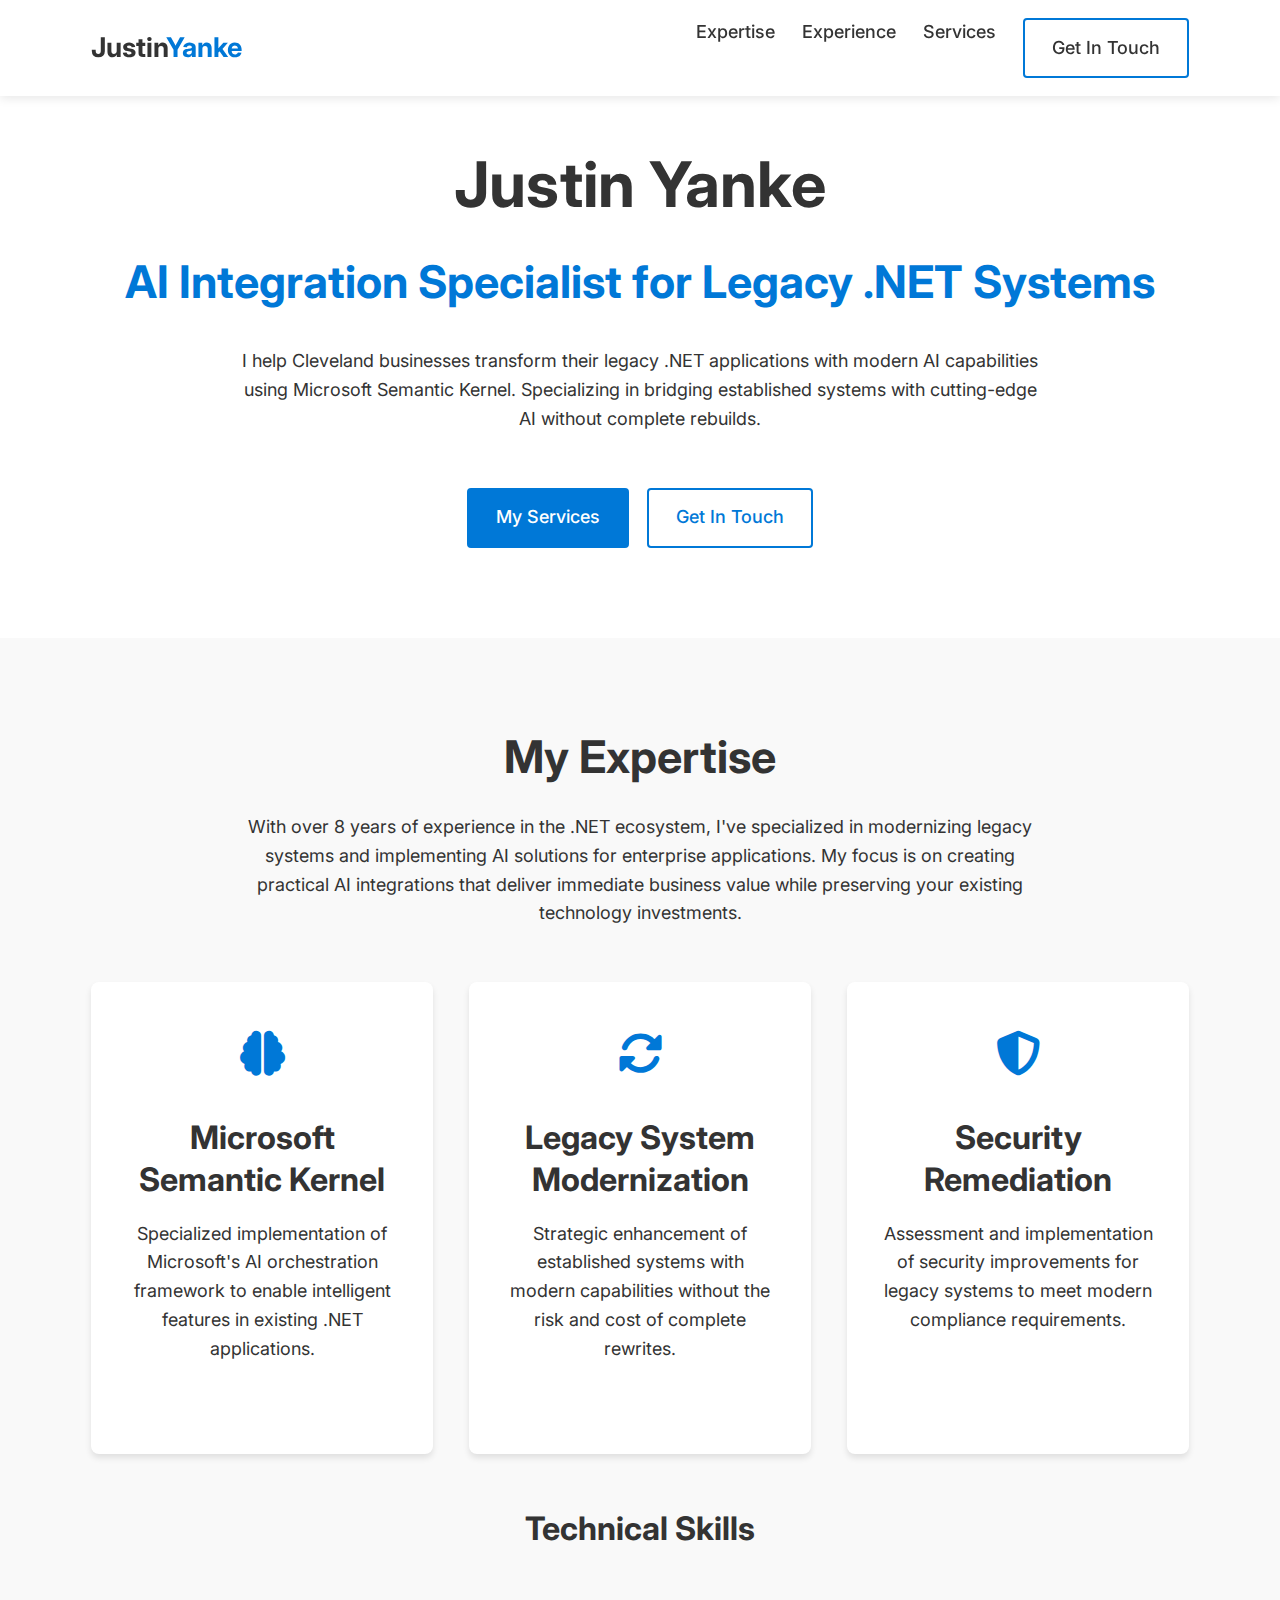
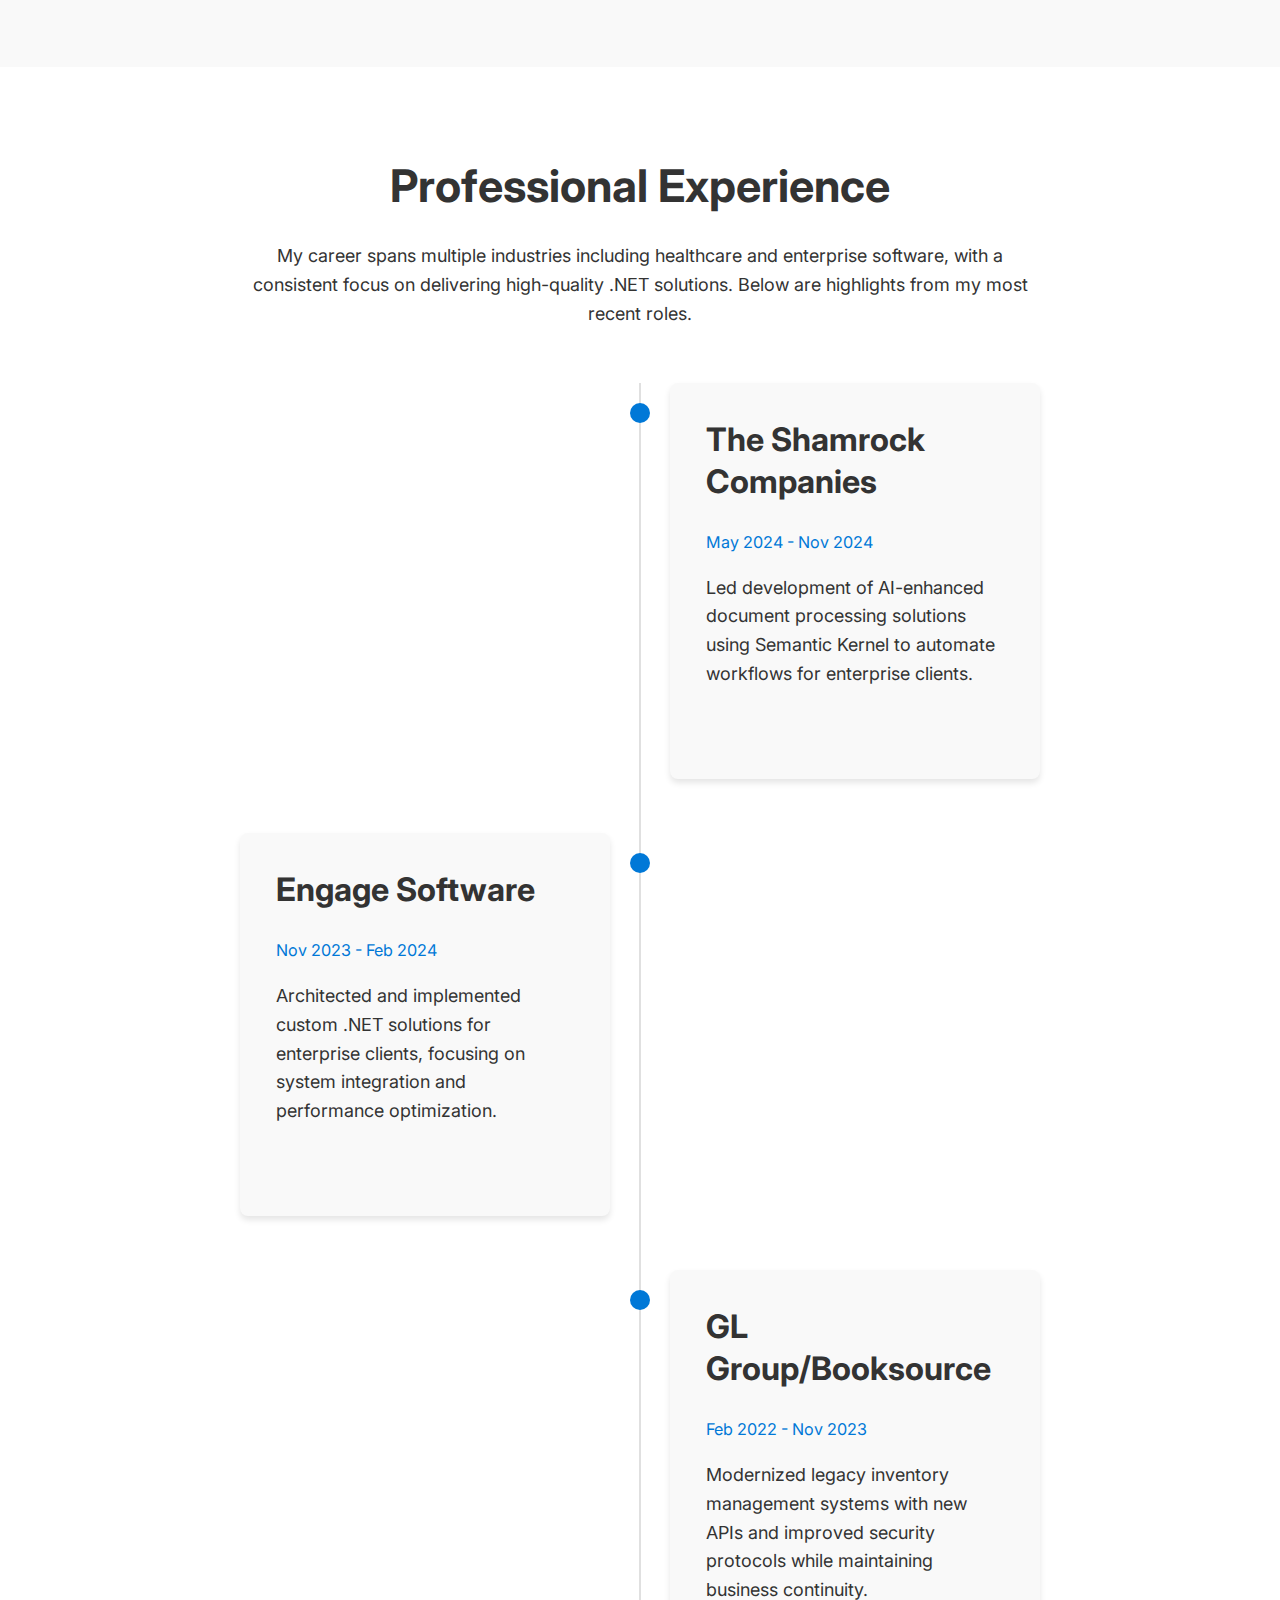
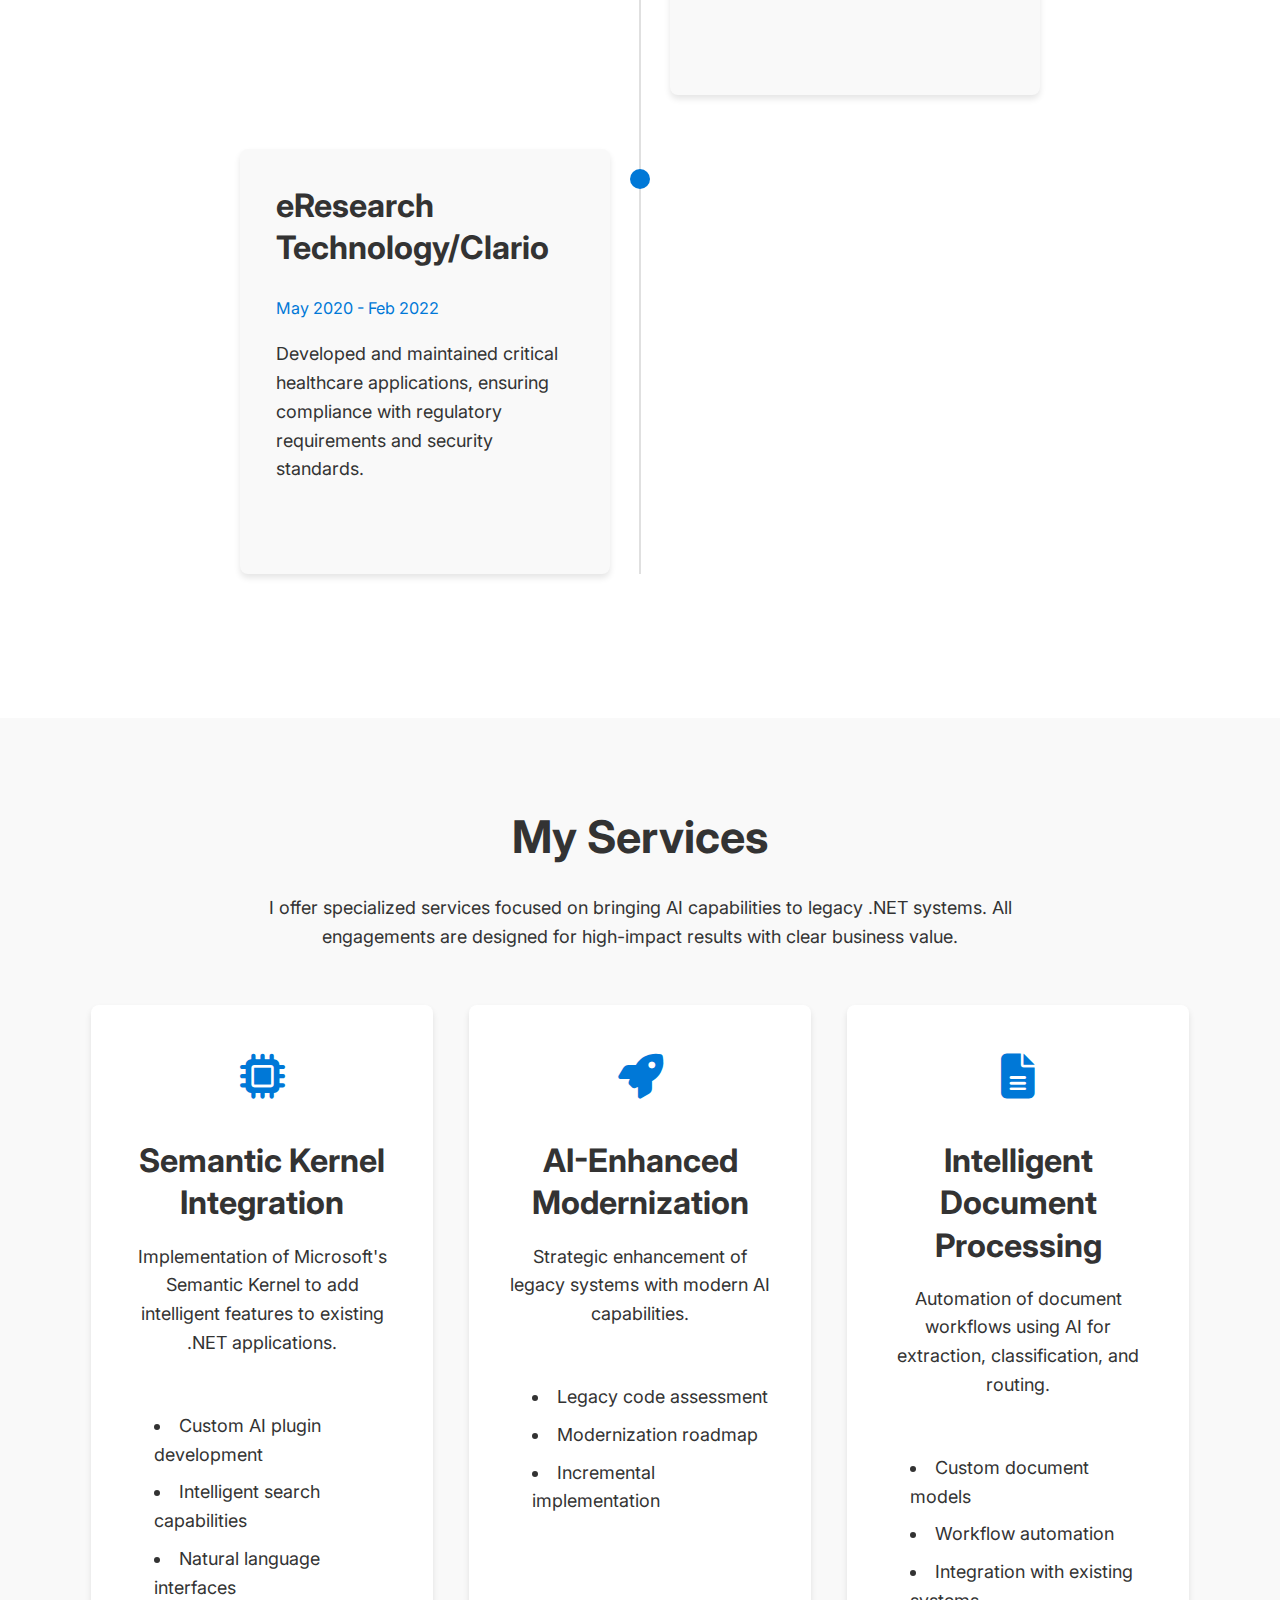
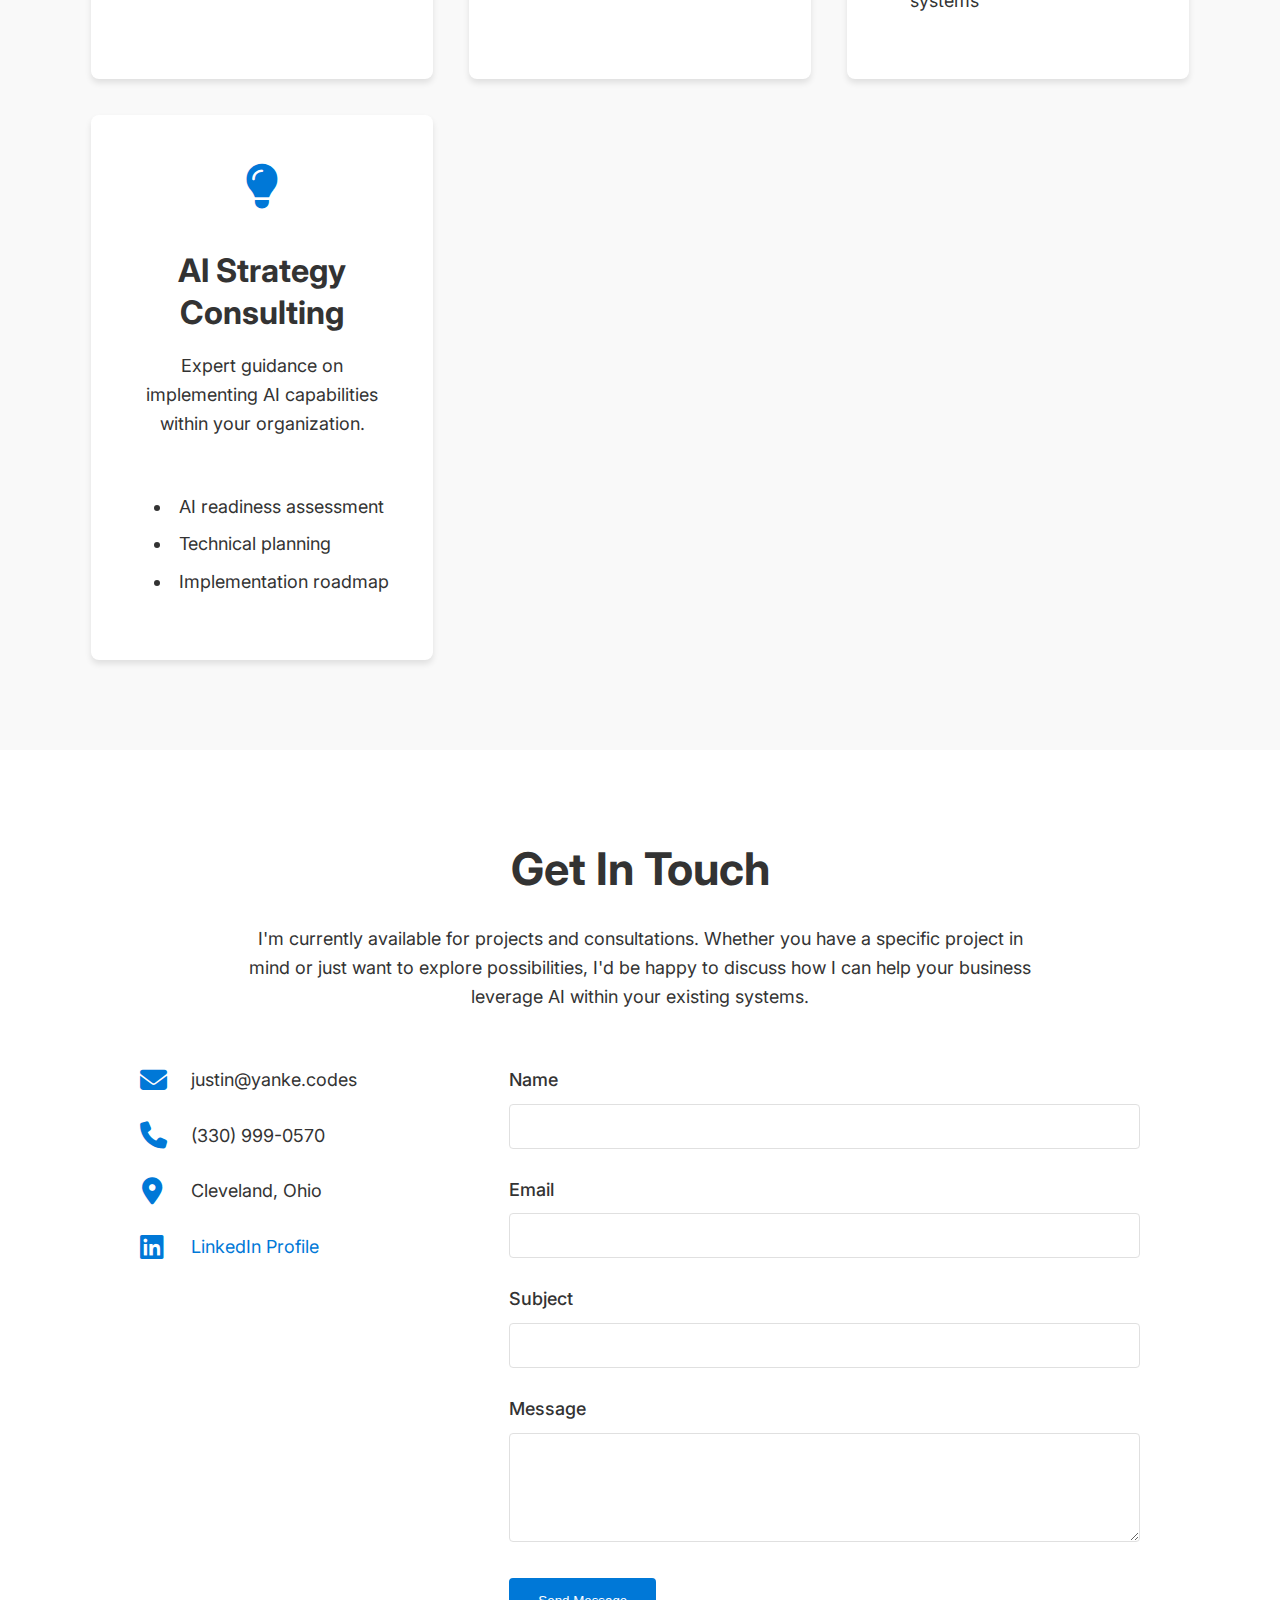
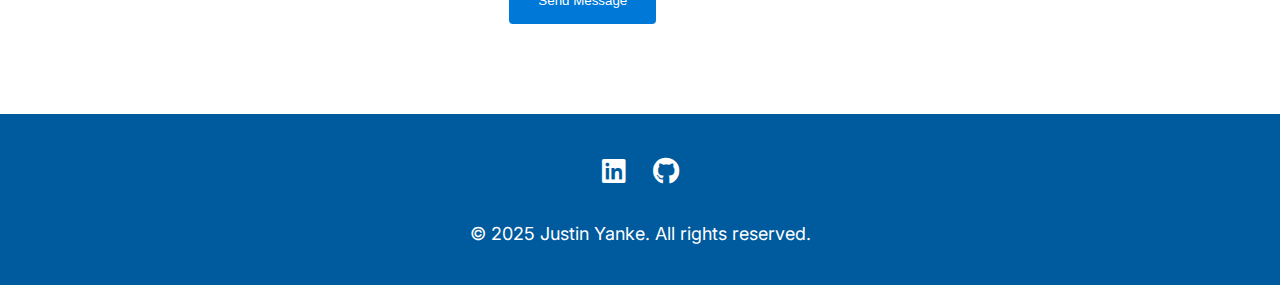
<file: index.html>
<!DOCTYPE html>
<html lang="en">
<head>
    <meta charset="UTF-8">
    <meta name="viewport" content="width=device-width, initial-scale=1.0">
    <meta http-equiv="X-UA-Compatible" content="ie=edge">
    <title>Justin Yanke | .NET & AI Integration Specialist | Cleveland, Ohio</title>
    <meta name="description" content="Cleveland-based specialist in Microsoft Semantic Kernel implementation for legacy .NET systems. Transform your business applications with AI integration without complete rebuilds.">
    <meta name="keywords" content="Justin Yanke, Microsoft Semantic Kernel, .NET AI Integration, Legacy System Modernization, Cleveland Software Consultant, AI Implementation, .NET Core, Azure DevOps, Cleveland AI Developer, Enterprise AI Solutions">
    <meta http-equiv="content-language" content="en">
    <meta name="robots" content="index, follow">
    
    <!-- Preconnect and DNS prefetch -->
    <link rel="preconnect" href="https://fonts.googleapis.com">
    <link rel="dns-prefetch" href="https://fonts.googleapis.com">
    <link rel="preconnect" href="https://fonts.gstatic.com" crossorigin>
    <link rel="dns-prefetch" href="https://fonts.gstatic.com">
    <link rel="preconnect" href="https://cdnjs.cloudflare.com">
    <link rel="dns-prefetch" href="https://cdnjs.cloudflare.com">
    
    <!-- Stylesheets -->
    <link href="https://fonts.googleapis.com/css2?family=Inter:wght@300;400;500;600;700&display=swap" rel="stylesheet">
    <link rel="stylesheet" href="https://cdnjs.cloudflare.com/ajax/libs/font-awesome/6.4.0/css/all.min.css">
    <link rel="stylesheet" href="css/styles.css">
    
    <!-- Canonical URL -->
    <link rel="canonical" href="https://www.yanke.codes/">
    
    <!-- Favicon and Apple Touch Icon -->
    <!-- <link rel="apple-touch-icon" href="assets/png/apple-touch-icon.png"> -->
    <!-- <link rel="icon" href="assets/ico/justin-yanke.ico" type="image/x-icon"> -->
    
    <!-- Open Graph / Facebook -->
    <meta property="og:locale" content="en_US">
    <meta property="og:type" content="website">
    <meta property="og:title" content="Justin Yanke | .NET & AI Integration Specialist | Cleveland">
    <meta property="og:description" content="Specialized implementation of Microsoft Semantic Kernel for legacy .NET systems. Transform your business with AI integration without rebuilding from scratch.">
    <meta property="og:url" content="https://www.yanke.codes">
    <!-- <meta property="og:image" content="assets/png/justin-yanke.png"> -->
    
    <!-- Twitter -->
    <meta name="twitter:card" content="summary_large_image">
    <!-- <meta name="twitter:site" content="@your_twitter_handle"> -->
    <meta name="twitter:title" content="Justin Yanke | .NET & AI Integration Specialist | Cleveland">
    <meta name="twitter:description" content="Specialized Microsoft Semantic Kernel implementation for legacy .NET systems">
    <!-- <meta name="twitter:image" content="assets/png/justin-yanke.png"> -->
    
    <!-- Person Schema -->
    <script type="application/ld+json">
    {
        "@context": "http://schema.org",
        "@type": "Person",
        "name": "Justin Yanke",
        "email": "justin@yanke.codes",
        "url": "https://www.yanke.codes",
        "jobTitle": [
            ".NET & AI Integration Specialist",
            "Microsoft Semantic Kernel Implementation Expert",
            "Legacy System Modernization Consultant"
        ],
        "sameAs": [
            "https://www.linkedin.com/in/yankejustin",
            "https://github.com/yankejustin"
        ]
    }
    </script>
    
    <!-- Local Business Schema -->
    <script type="application/ld+json">
    {
        "@context": "http://schema.org",
        "@type": "LocalBusiness",
        "name": "Justin Yanke AI Integration Services",
        "description": "Specialized AI integration services for legacy .NET systems using Microsoft Semantic Kernel",
        "address": {
            "@type": "PostalAddress",
            "addressLocality": "Cleveland",
            "addressRegion": "OH"
        },
        "telephone": "(330) 999-0570",
        "email": "justin@yanke.codes",
        "geo": {
            "@type": "GeoCoordinates",
            "latitude": "41.4993",
            "longitude": "-81.6944"
        },
        "openingHoursSpecification": {
            "@type": "OpeningHoursSpecification",
            "dayOfWeek": ["Monday", "Tuesday", "Wednesday", "Thursday", "Friday"],
            "opens": "09:00",
            "closes": "17:00"
        },
        "priceRange": "$$$"
    }
    </script>
</head>
<body>
    <header class="header">
        <div class="container">
            <div class="logo">Justin<span>Yanke</span></div>
            <nav class="nav">
                <button class="nav-toggle" aria-label="Toggle navigation">
                    <span class="hamburger"></span>
                </button>
                <ul class="nav-menu">
                    <li><a href="#expertise">Expertise</a></li>
                    <li><a href="#experience">Experience</a></li>
                    <li><a href="#services">Services</a></li>
                    <li><a href="#contact" class="btn btn-outline">Get In Touch</a></li>
                </ul>
            </nav>
        </div>
    </header>

    <section class="hero" id="hero">
        <div class="container">
            <h1>Justin Yanke</h1>
            <h2>AI Integration Specialist for Legacy .NET Systems</h2>
            <p>I help Cleveland businesses transform their legacy .NET applications with modern AI capabilities using Microsoft Semantic Kernel. Specializing in bridging established systems with cutting-edge AI without complete rebuilds.</p>
            <div class="hero-cta">
                <a href="#services" class="btn btn-primary">My Services</a>
                <a href="#contact" class="btn btn-outline">Get In Touch</a>
            </div>
        </div>
    </section>

    <section class="expertise" id="expertise">
        <div class="container">
            <h2>My Expertise</h2>
            <p>With over 8 years of experience in the .NET ecosystem, I've specialized in modernizing legacy systems and implementing AI solutions for enterprise applications. My focus is on creating practical AI integrations that deliver immediate business value while preserving your existing technology investments.</p>
            
            <div class="expertise-cards">
                <div class="card">
                    <div class="card-icon">
                        <i class="fas fa-brain"></i>
                    </div>
                    <h3>Microsoft Semantic Kernel</h3>
                    <p>Specialized implementation of Microsoft's AI orchestration framework to enable intelligent features in existing .NET applications.</p>
                </div>
                <div class="card">
                    <div class="card-icon">
                        <i class="fas fa-sync-alt"></i>
                    </div>
                    <h3>Legacy System Modernization</h3>
                    <p>Strategic enhancement of established systems with modern capabilities without the risk and cost of complete rewrites.</p>
                </div>
                <div class="card">
                    <div class="card-icon">
                        <i class="fas fa-shield-alt"></i>
                    </div>
                    <h3>Security Remediation</h3>
                    <p>Assessment and implementation of security improvements for legacy systems to meet modern compliance requirements.</p>
                </div>
            </div>

            <div class="skills">
                <h3>Technical Skills</h3>
                <div class="skill-bars">
                    <div class="skill">
                        <div class="skill-info">
                            <span>C#/.NET, ASP.NET MVC/Core, SQL Server</span>
                            <span>Expert</span>
                        </div>
                        <div class="skill-bar">
                            <div class="skill-level" style="width: 95%;"></div>
                        </div>
                    </div>
                    <div class="skill">
                        <div class="skill-info">
                            <span>Microsoft Semantic Kernel, AI Integration</span>
                            <span>Advanced</span>
                        </div>
                        <div class="skill-bar">
                            <div class="skill-level" style="width: 85%;"></div>
                        </div>
                    </div>
                    <div class="skill">
                        <div class="skill-info">
                            <span>Azure DevOps, Angular/TypeScript, Svelte</span>
                            <span>Proficient</span>
                        </div>
                        <div class="skill-bar">
                            <div class="skill-level" style="width: 75%;"></div>
                        </div>
                    </div>
                </div>
            </div>
        </div>
    </section>

    <section class="experience" id="experience">
        <div class="container">
            <h2>Professional Experience</h2>
            <p>My career spans multiple industries including healthcare and enterprise software, with a consistent focus on delivering high-quality .NET solutions. Below are highlights from my most recent roles.</p>
            
            <div class="timeline">
                <div class="timeline-item">
                    <div class="timeline-content">
                        <h3>The Shamrock Companies</h3>
                        <span class="date">May 2024 - Nov 2024</span>
                        <p>Led development of AI-enhanced document processing solutions using Semantic Kernel to automate workflows for enterprise clients.</p>
                    </div>
                </div>
                <div class="timeline-item">
                    <div class="timeline-content">
                        <h3>Engage Software</h3>
                        <span class="date">Nov 2023 - Feb 2024</span>
                        <p>Architected and implemented custom .NET solutions for enterprise clients, focusing on system integration and performance optimization.</p>
                    </div>
                </div>
                <div class="timeline-item">
                    <div class="timeline-content">
                        <h3>GL Group/Booksource</h3>
                        <span class="date">Feb 2022 - Nov 2023</span>
                        <p>Modernized legacy inventory management systems with new APIs and improved security protocols while maintaining business continuity.</p>
                    </div>
                </div>
                <div class="timeline-item">
                    <div class="timeline-content">
                        <h3>eResearch Technology/Clario</h3>
                        <span class="date">May 2020 - Feb 2022</span>
                        <p>Developed and maintained critical healthcare applications, ensuring compliance with regulatory requirements and security standards.</p>
                    </div>
                </div>
            </div>
        </div>
    </section>

    <section class="services" id="services">
        <div class="container">
            <h2>My Services</h2>
            <p>I offer specialized services focused on bringing AI capabilities to legacy .NET systems. All engagements are designed for high-impact results with clear business value.</p>
            
            <div class="services-cards">
                <div class="card">
                    <div class="card-icon">
                        <i class="fas fa-microchip"></i>
                    </div>
                    <h3>Semantic Kernel Integration</h3>
                    <p>Implementation of Microsoft's Semantic Kernel to add intelligent features to existing .NET applications.</p>
                    <ul>
                        <li>Custom AI plugin development</li>
                        <li>Intelligent search capabilities</li>
                        <li>Natural language interfaces</li>
                    </ul>
                </div>
                <div class="card">
                    <div class="card-icon">
                        <i class="fas fa-rocket"></i>
                    </div>
                    <h3>AI-Enhanced Modernization</h3>
                    <p>Strategic enhancement of legacy systems with modern AI capabilities.</p>
                    <ul>
                        <li>Legacy code assessment</li>
                        <li>Modernization roadmap</li>
                        <li>Incremental implementation</li>
                    </ul>
                </div>
                <div class="card">
                    <div class="card-icon">
                        <i class="fas fa-file-alt"></i>
                    </div>
                    <h3>Intelligent Document Processing</h3>
                    <p>Automation of document workflows using AI for extraction, classification, and routing.</p>
                    <ul>
                        <li>Custom document models</li>
                        <li>Workflow automation</li>
                        <li>Integration with existing systems</li>
                    </ul>
                </div>
                <div class="card">
                    <div class="card-icon">
                        <i class="fas fa-lightbulb"></i>
                    </div>
                    <h3>AI Strategy Consulting</h3>
                    <p>Expert guidance on implementing AI capabilities within your organization.</p>
                    <ul>
                        <li>AI readiness assessment</li>
                        <li>Technical planning</li>
                        <li>Implementation roadmap</li>
                    </ul>
                </div>
            </div>
        </div>
    </section>

    <section class="contact" id="contact">
        <div class="container">
            <h2>Get In Touch</h2>
            <p>I'm currently available for projects and consultations. Whether you have a specific project in mind or just want to explore possibilities, I'd be happy to discuss how I can help your business leverage AI within your existing systems.</p>
            
            <div class="contact-container">
                <div class="contact-info">
                    <div class="contact-item">
                        <i class="fas fa-envelope"></i>
                        <span>justin@yanke.codes</span>
                    </div>
                    <div class="contact-item">
                        <i class="fas fa-phone"></i>
                        <span>(330) 999-0570</span>
                    </div>
                    <div class="contact-item">
                        <i class="fas fa-map-marker-alt"></i>
                        <span>Cleveland, Ohio</span>
                    </div>
                    <div class="contact-item">
                        <i class="fab fa-linkedin"></i>
                        <a href="https://www.linkedin.com/in/yankejustin/" target="_blank">LinkedIn Profile</a>
                    </div>
                </div>
                
                <form id="contact-form" class="contact-form">
                    <div class="form-group">
                        <label for="name">Name</label>
                        <input type="text" id="name" name="name" required>
                    </div>
                    <div class="form-group">
                        <label for="email">Email</label>
                        <input type="email" id="email" name="email" required>
                    </div>
                    <div class="form-group">
                        <label for="subject">Subject</label>
                        <input type="text" id="subject" name="subject" required>
                    </div>
                    <div class="form-group">
                        <label for="message">Message</label>
                        <textarea id="message" name="message" rows="5" required></textarea>
                    </div>
                    <button type="submit" class="btn btn-primary">Send Message</button>
                </form>
            </div>
        </div>
    </section>

    <footer class="footer">
        <div class="container">
            <div class="footer-content">
                <div class="social-links">
                    <a href="https://www.linkedin.com/in/yankejustin/" target="_blank" aria-label="LinkedIn"><i class="fab fa-linkedin"></i></a>
                    <a href="https://github.com/jyanke" target="_blank" aria-label="GitHub"><i class="fab fa-github"></i></a>
                </div>
                <p class="copyright">&copy; 2025 Justin Yanke. All rights reserved.</p>
            </div>
        </div>
    </footer>

    <script src="js/main.js"></script>
</body>
</html>
</file>
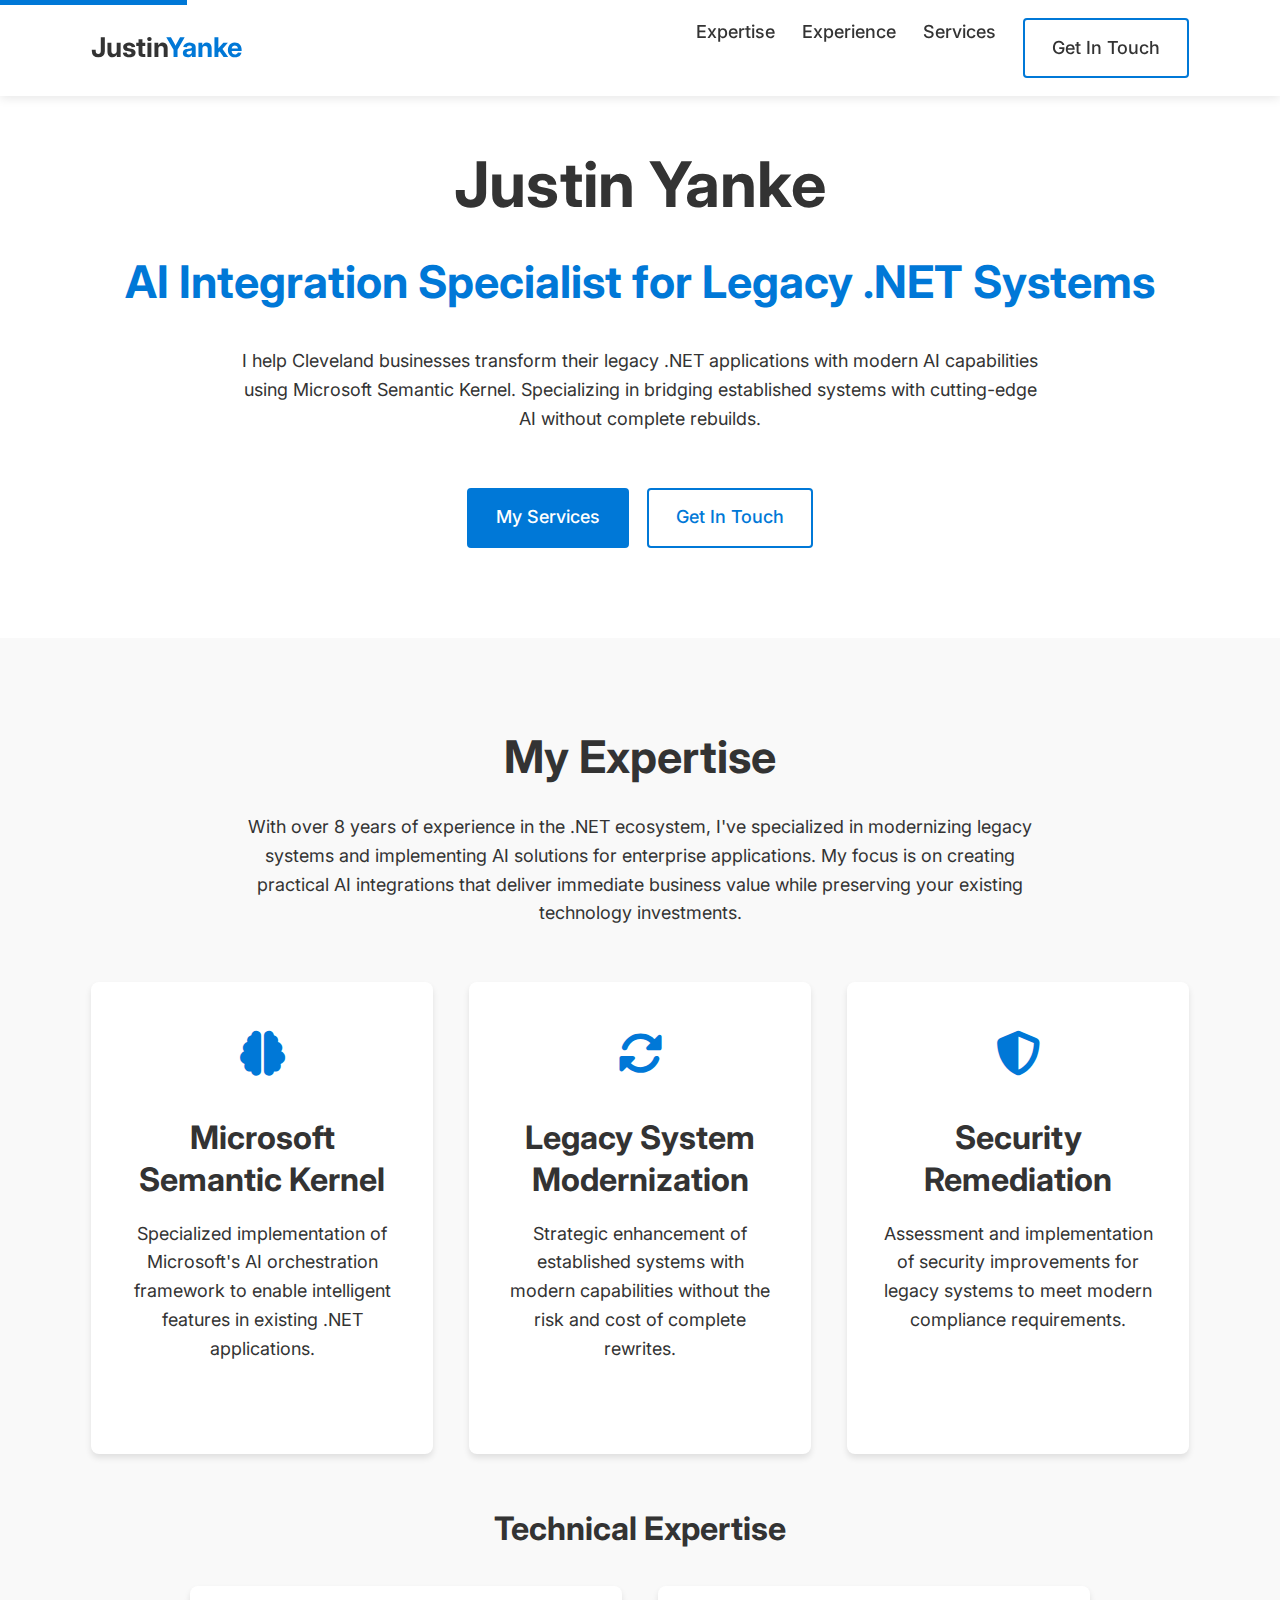
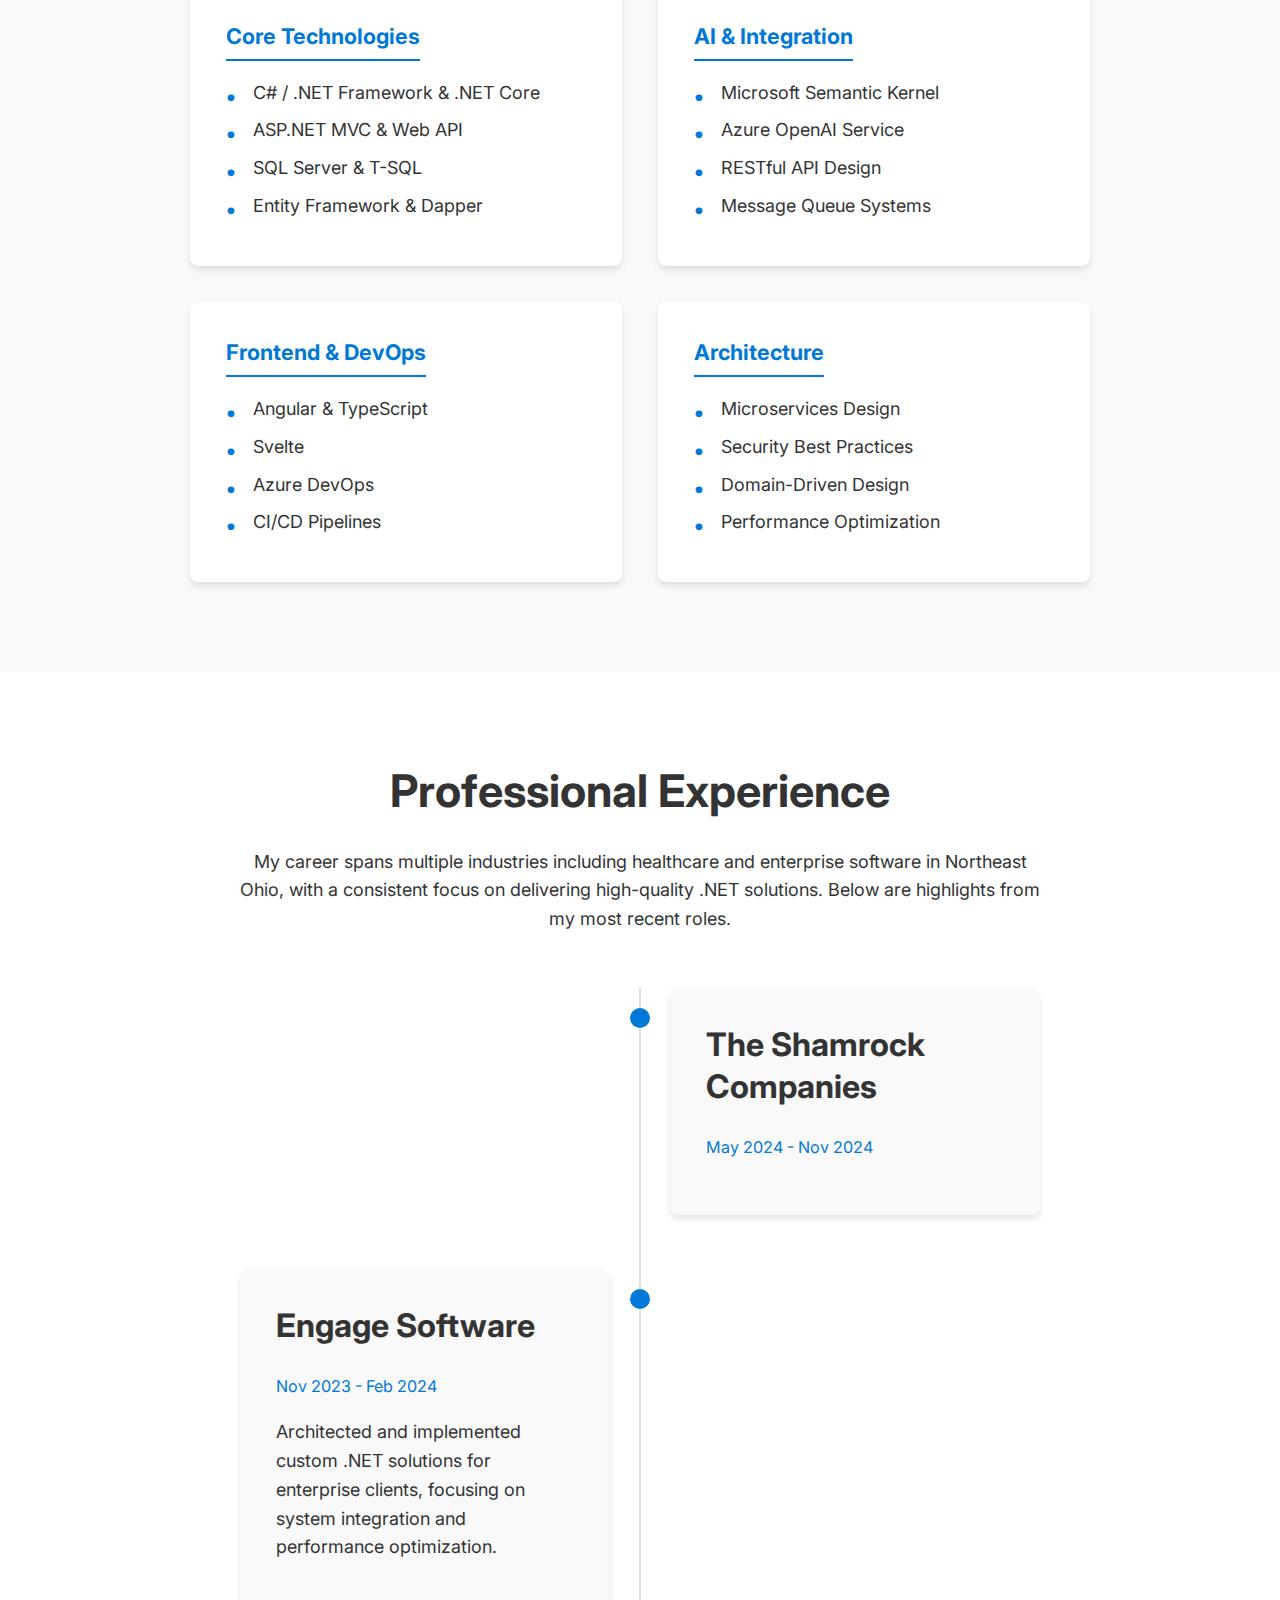
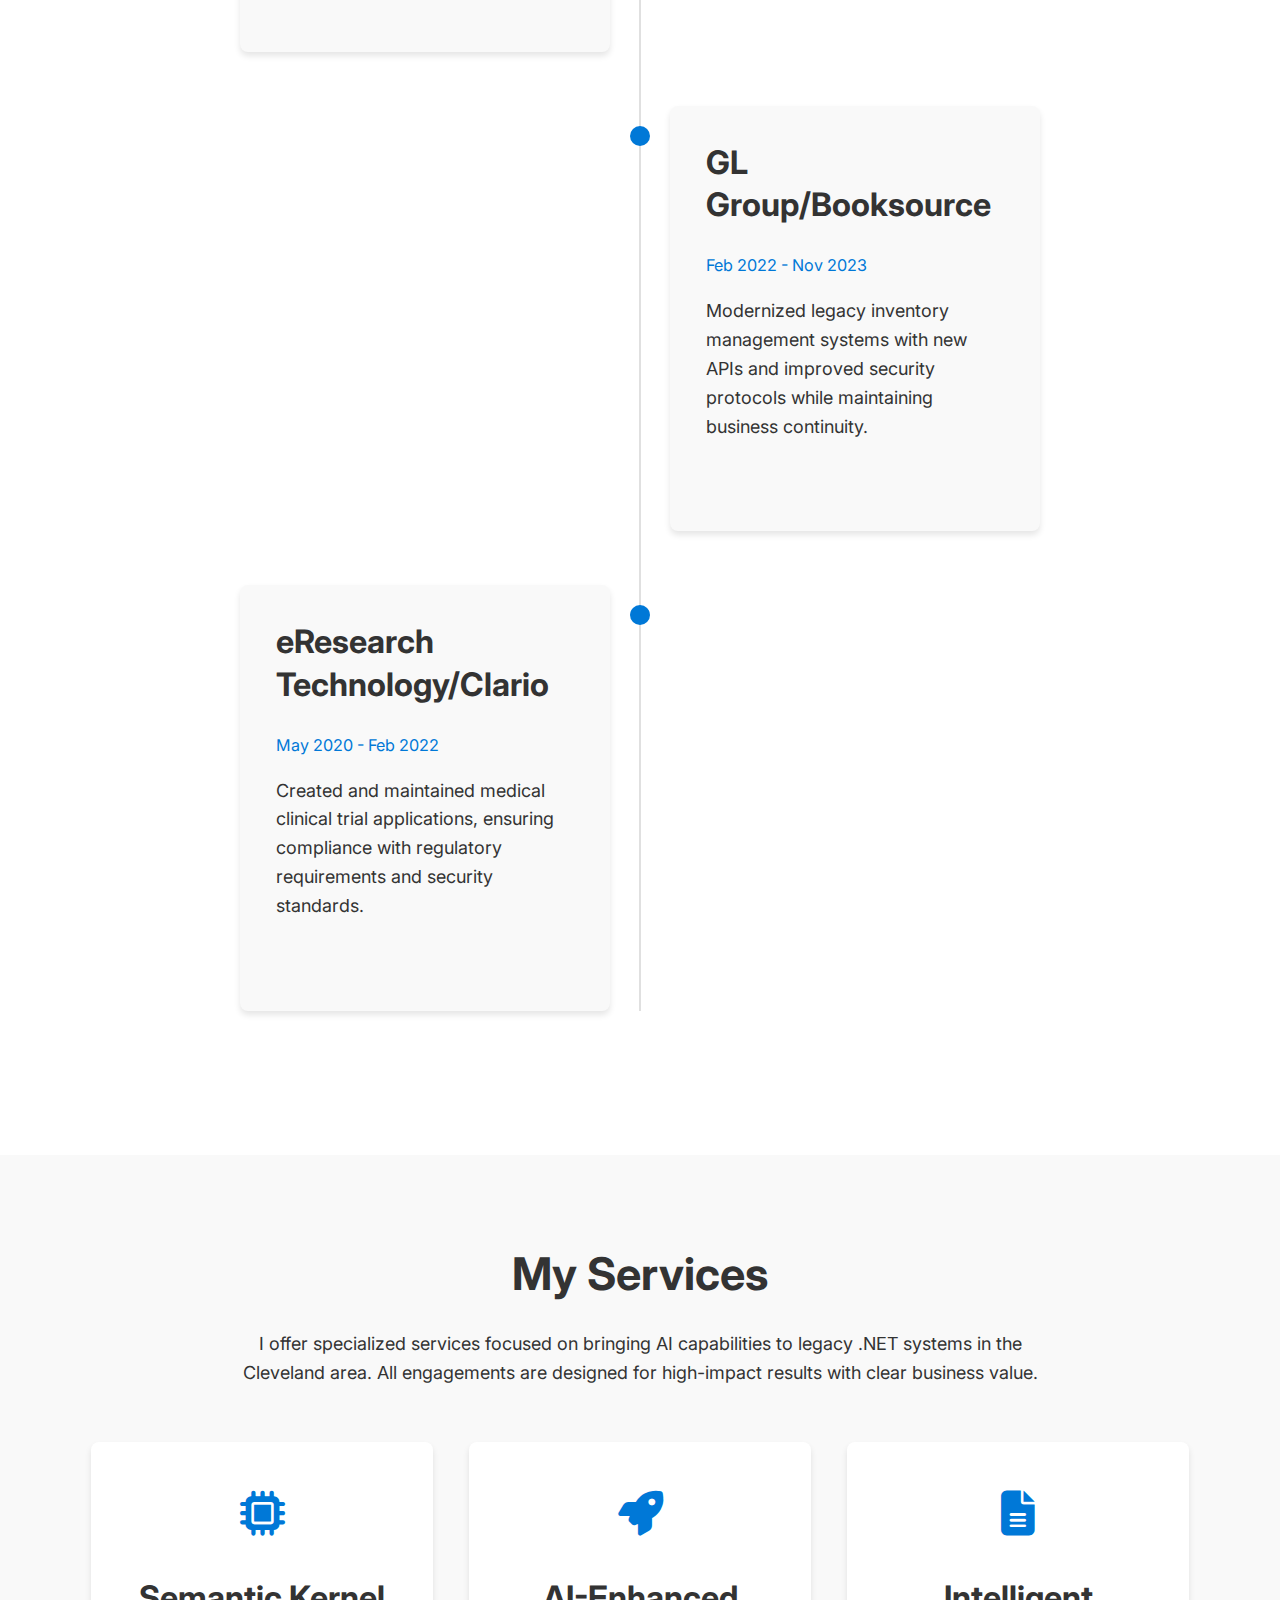
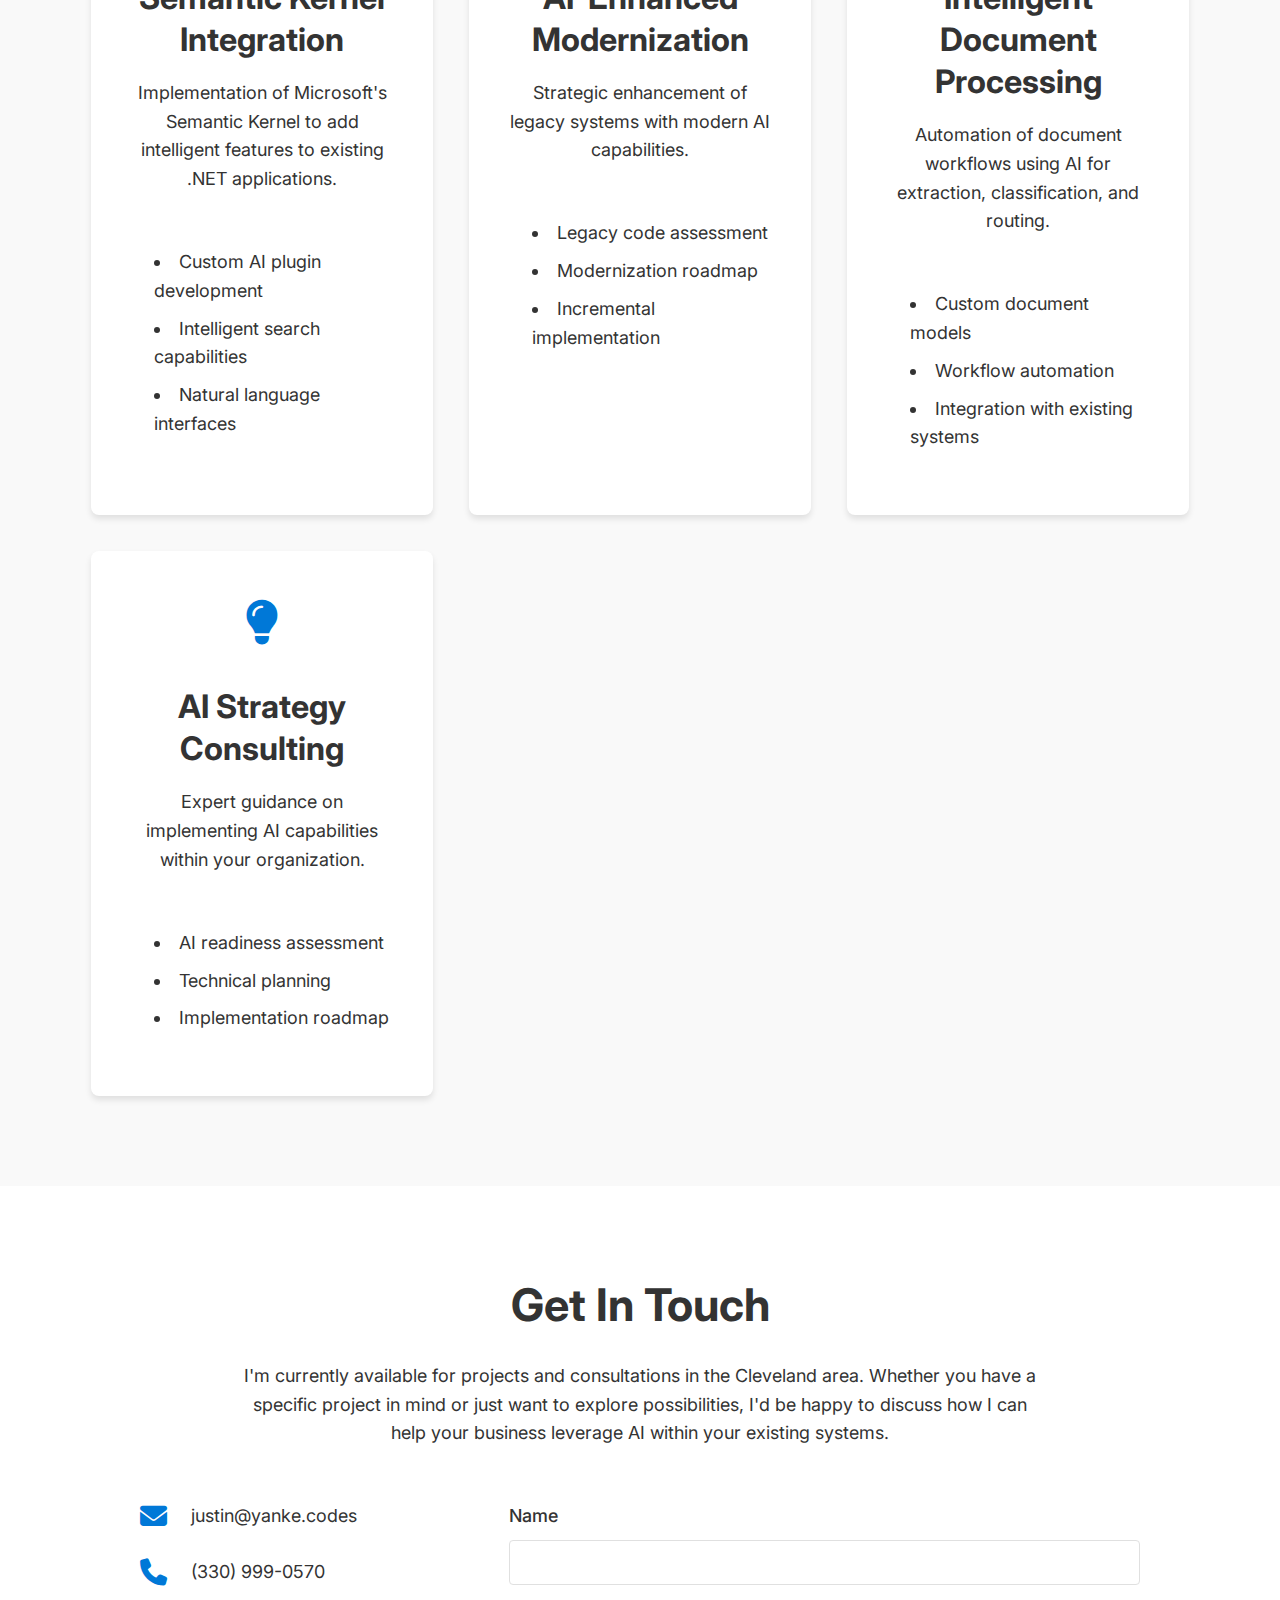
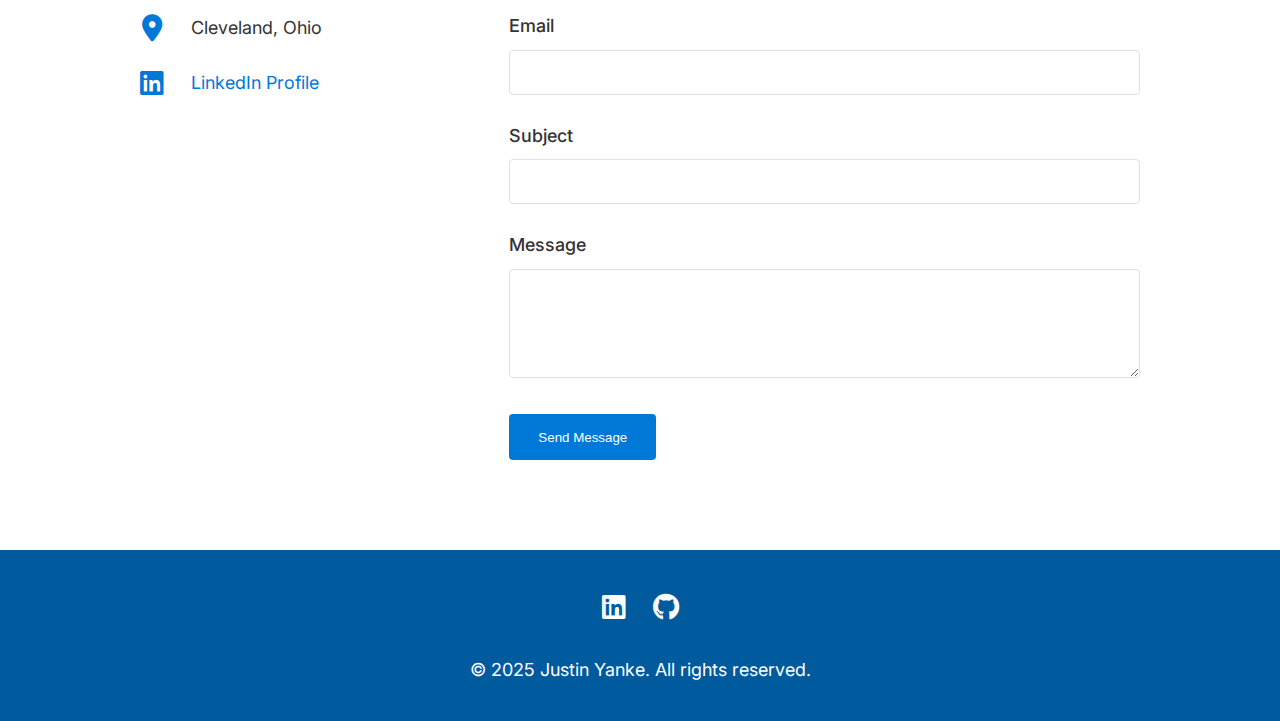
<file: site/index.html>
<!DOCTYPE html>
<html lang="en">
<head>
    <meta charset="UTF-8">
    <meta name="viewport" content="width=device-width, initial-scale=1.0">
    <meta http-equiv="X-UA-Compatible" content="ie=edge">
    <title>Justin Yanke | .NET & AI Integration Specialist | Cleveland, Ohio</title>
    <meta name="description" content="Cleveland-based specialist in Microsoft Semantic Kernel implementation for legacy .NET systems. Transform your business applications with AI integration without complete rebuilds.">
    <meta name="keywords" content="Justin Yanke, Microsoft Semantic Kernel, .NET AI Integration, Legacy System Modernization, Cleveland Software Consultant, AI Implementation, .NET Core, Azure DevOps, Cleveland AI Developer, Enterprise AI Solutions">
    <meta http-equiv="content-language" content="en">
    <meta name="robots" content="index, follow">
    
    <!-- Preconnect and DNS prefetch -->
    <link rel="preconnect" href="https://fonts.googleapis.com">
    <link rel="dns-prefetch" href="https://fonts.googleapis.com">
    <link rel="preconnect" href="https://fonts.gstatic.com" crossorigin>
    <link rel="dns-prefetch" href="https://fonts.gstatic.com">
    <link rel="preconnect" href="https://cdnjs.cloudflare.com">
    <link rel="dns-prefetch" href="https://cdnjs.cloudflare.com">
    
    <!-- Preload critical CSS -->
    <link rel="preload" href="css/styles.css" as="style">
    
    <!-- Stylesheets -->
    <link href="https://fonts.googleapis.com/css2?family=Inter:wght@300;400;500;600;700&display=swap" rel="stylesheet">
    <link rel="stylesheet" href="https://cdnjs.cloudflare.com/ajax/libs/font-awesome/6.4.0/css/all.min.css">
    <link rel="stylesheet" href="css/styles.css">
    
    <!-- Canonical URL -->
    <link rel="canonical" href="https://www.yanke.codes/">
    
    <!-- Favicon and Apple Touch Icon -->
    <!-- <link rel="apple-touch-icon" href="assets/png/apple-touch-icon.png"> -->
    <!-- <link rel="icon" href="assets/ico/justin-yanke.ico" type="image/x-icon"> -->
    
    <!-- Open Graph / Facebook -->
    <meta property="og:locale" content="en_US">
    <meta property="og:type" content="website">
    <meta property="og:title" content="Justin Yanke | .NET & AI Integration Specialist | Cleveland">
    <meta property="og:description" content="Specialized implementation of Microsoft Semantic Kernel for legacy .NET systems. Transform your business with AI integration without rebuilding from scratch.">
    <meta property="og:url" content="https://www.yanke.codes">
    <!-- <meta property="og:image" content="assets/png/justin-yanke.png"> -->
    
    <!-- Twitter -->
    <meta name="twitter:card" content="summary_large_image">
    <!-- <meta name="twitter:site" content="@your_twitter_handle"> -->
    <meta name="twitter:title" content="Justin Yanke | .NET & AI Integration Specialist | Cleveland">
    <meta name="twitter:description" content="Specialized Microsoft Semantic Kernel implementation for legacy .NET systems">
    <!-- <meta name="twitter:image" content="assets/png/justin-yanke.png"> -->
    
    <!-- Person Schema -->
    <script type="application/ld+json">
    {
        "@context": "http://schema.org",
        "@type": "Person",
        "name": "Justin Yanke",
        "email": "justin@yanke.codes",
        "url": "https://www.yanke.codes",
        "jobTitle": [
            ".NET & AI Integration Specialist",
            "Microsoft Semantic Kernel Implementation Expert",
            "Legacy System Modernization Consultant"
        ],
        "sameAs": [
            "https://www.linkedin.com/in/yankejustin",
            "https://github.com/yankesoftware"
        ]
    }
    </script>
    
    <!-- Local Business Schema -->
    <script type="application/ld+json">
    {
        "@context": "http://schema.org",
        "@type": "LocalBusiness",
        "name": "Justin Yanke AI Integration Services",
        "description": "Specialized AI integration services for legacy .NET systems using Microsoft Semantic Kernel",
        "address": {
            "@type": "PostalAddress",
            "addressLocality": "Cleveland",
            "addressRegion": "OH"
        },
        "telephone": "(330) 999-0570",
        "email": "justin@yanke.codes",
        "geo": {
            "@type": "GeoCoordinates",
            "latitude": "41.4993",
            "longitude": "-81.6944"
        },
        "openingHoursSpecification": {
            "@type": "OpeningHoursSpecification",
            "dayOfWeek": ["Monday", "Tuesday", "Wednesday", "Thursday", "Friday"],
            "opens": "09:00",
            "closes": "17:00"
        },
        "priceRange": "$$$"
    }
    </script>
</head>
<body>
    <!-- Accessibility: Skip to main content link -->
    <a href="#main-content" class="skip-link">Skip to main content</a>
    
    <header class="header">
        <div class="container">
            <div class="logo">Justin<span>Yanke</span></div>
            <nav class="nav">
                <button class="nav-toggle" aria-label="Toggle navigation">
                    <span class="hamburger"></span>
                </button>
                <ul class="nav-menu">
                    <li><a href="#expertise">Expertise</a></li>
                    <li><a href="#experience">Experience</a></li>
                    <li><a href="#services">Services</a></li>
                    <li><a href="#contact" class="btn btn-outline">Get In Touch</a></li>
                </ul>
            </nav>
        </div>
    </header>

    <main id="main-content">
        <section class="hero" id="hero">
            <div class="container">
                <h1>Justin Yanke</h1>
                <h2>AI Integration Specialist for Legacy .NET Systems</h2>
                <p>I help Cleveland businesses transform their legacy .NET applications with modern AI capabilities using Microsoft Semantic Kernel. Specializing in bridging established systems with cutting-edge AI without complete rebuilds.</p>
                <div class="hero-cta">
                    <a href="#services" class="btn btn-primary">My Services</a>
                    <a href="#contact" class="btn btn-outline">Get In Touch</a>
                </div>
            </div>
        </section>

        <section class="expertise" id="expertise">
            <div class="container">
                <h2>My Expertise</h2>
                <p>With over 8 years of experience in the .NET ecosystem, I've specialized in modernizing legacy systems and implementing AI solutions for enterprise applications. My focus is on creating practical AI integrations that deliver immediate business value while preserving your existing technology investments.</p>
                
                <div class="expertise-cards">
                    <div class="card">
                        <div class="card-icon">
                            <i class="fas fa-brain" aria-hidden="true"></i>
                        </div>
                        <h3>Microsoft Semantic Kernel</h3>
                        <p>Specialized implementation of Microsoft's AI orchestration framework to enable intelligent features in existing .NET applications.</p>
                    </div>
                    <div class="card">
                        <div class="card-icon">
                            <i class="fas fa-sync-alt" aria-hidden="true"></i>
                        </div>
                        <h3>Legacy System Modernization</h3>
                        <p>Strategic enhancement of established systems with modern capabilities without the risk and cost of complete rewrites.</p>
                    </div>
                    <div class="card">
                        <div class="card-icon">
                            <i class="fas fa-shield-alt" aria-hidden="true"></i>
                        </div>
                        <h3>Security Remediation</h3>
                        <p>Assessment and implementation of security improvements for legacy systems to meet modern compliance requirements.</p>
                    </div>
                </div>

                <div class="skills-container">
                    <h3>Technical Expertise</h3>
                    <div class="skills-grid">
                        <div class="skill-area">
                            <h4>Core Technologies</h4>
                            <ul class="skill-list">
                                <li>C# / .NET Framework & .NET Core</li>
                                <li>ASP.NET MVC & Web API</li>
                                <li>SQL Server & T-SQL</li>
                                <li>Entity Framework & Dapper</li>
                            </ul>
                        </div>
                        <div class="skill-area">
                            <h4>AI & Integration</h4>
                            <ul class="skill-list">
                                <li>Microsoft Semantic Kernel</li>
                                <li>Azure OpenAI Service</li>
                                <li>RESTful API Design</li>
                                <li>Message Queue Systems</li>
                            </ul>
                        </div>
                        <div class="skill-area">
                            <h4>Frontend & DevOps</h4>
                            <ul class="skill-list">
                                <li>Angular & TypeScript</li>
                                <li>Svelte</li>
                                <li>Azure DevOps</li>
                                <li>CI/CD Pipelines</li>
                            </ul>
                        </div>
                        <div class="skill-area">
                            <h4>Architecture</h4>
                            <ul class="skill-list">
                                <li>Microservices Design</li>
                                <li>Security Best Practices</li>
                                <li>Domain-Driven Design</li>
                                <li>Performance Optimization</li>
                            </ul>
                        </div>
                    </div>
                </div>
            </div>
        </section>

        <section class="experience" id="experience">
            <div class="container">
                <h2>Professional Experience</h2>
                <p>My career spans multiple industries including healthcare and enterprise software in Northeast Ohio, with a consistent focus on delivering high-quality .NET solutions. Below are highlights from my most recent roles.</p>
                
                <div class="timeline">
                    <div class="timeline-item">
                        <div class="timeline-content">
                            <h3>The Shamrock Companies</h3>
                            <span class="date">May 2024 - Nov 2024</span>
                        <!--dev work-->
                        </div>
                    </div>
                    <div class="timeline-item">
                        <div class="timeline-content">
                            <h3>Engage Software</h3>
                            <span class="date">Nov 2023 - Feb 2024</span>
                            <p>Architected and implemented custom .NET solutions for enterprise clients, focusing on system integration and performance optimization.</p>
                        </div>
                    </div>
                    <div class="timeline-item">
                        <div class="timeline-content">
                            <h3>GL Group/Booksource</h3>
                            <span class="date">Feb 2022 - Nov 2023</span>
                            <p>Modernized legacy inventory management systems with new APIs and improved security protocols while maintaining business continuity.</p>
                        </div>
                    </div>
                    <div class="timeline-item">
                        <div class="timeline-content">
                            <h3>eResearch Technology/Clario</h3>
                            <span class="date">May 2020 - Feb 2022</span>
                            <p>Created and maintained medical clinical trial applications, ensuring compliance with regulatory requirements and security standards.</p>
                        </div>
                    </div>
                </div>
            </div>
        </section>

        <section class="services" id="services">
            <div class="container">
                <h2>My Services</h2>
                <p>I offer specialized services focused on bringing AI capabilities to legacy .NET systems in the Cleveland area. All engagements are designed for high-impact results with clear business value.</p>
                
                <div class="services-cards">
                    <div class="card">
                        <div class="card-icon">
                            <i class="fas fa-microchip" aria-hidden="true"></i>
                        </div>
                        <h3>Semantic Kernel Integration</h3>
                        <p>Implementation of Microsoft's Semantic Kernel to add intelligent features to existing .NET applications.</p>
                        <ul>
                            <li>Custom AI plugin development</li>
                            <li>Intelligent search capabilities</li>
                            <li>Natural language interfaces</li>
                        </ul>
                    </div>
                    <div class="card">
                        <div class="card-icon">
                            <i class="fas fa-rocket" aria-hidden="true"></i>
                        </div>
                        <h3>AI-Enhanced Modernization</h3>
                        <p>Strategic enhancement of legacy systems with modern AI capabilities.</p>
                        <ul>
                            <li>Legacy code assessment</li>
                            <li>Modernization roadmap</li>
                            <li>Incremental implementation</li>
                        </ul>
                    </div>
                    <div class="card">
                        <div class="card-icon">
                            <i class="fas fa-file-alt" aria-hidden="true"></i>
                        </div>
                        <h3>Intelligent Document Processing</h3>
                        <p>Automation of document workflows using AI for extraction, classification, and routing.</p>
                        <ul>
                            <li>Custom document models</li>
                            <li>Workflow automation</li>
                            <li>Integration with existing systems</li>
                        </ul>
                    </div>
                    <div class="card">
                        <div class="card-icon">
                            <i class="fas fa-lightbulb" aria-hidden="true"></i>
                        </div>
                        <h3>AI Strategy Consulting</h3>
                        <p>Expert guidance on implementing AI capabilities within your organization.</p>
                        <ul>
                            <li>AI readiness assessment</li>
                            <li>Technical planning</li>
                            <li>Implementation roadmap</li>
                        </ul>
                    </div>
                </div>
            </div>
        </section>

        <section class="contact" id="contact">
            <div class="container">
                <h2>Get In Touch</h2>
                <p>I'm currently available for projects and consultations in the Cleveland area. Whether you have a specific project in mind or just want to explore possibilities, I'd be happy to discuss how I can help your business leverage AI within your existing systems.</p>
                
                <div class="contact-container">
                    <div class="contact-info">
                        <div class="contact-item">
                            <i class="fas fa-envelope" aria-hidden="true"></i>
                            <span>justin@yanke.codes</span>
                        </div>
                        <div class="contact-item">
                            <i class="fas fa-phone" aria-hidden="true"></i>
                            <span>(330) 999-0570</span>
                        </div>
                        <div class="contact-item">
                            <i class="fas fa-map-marker-alt" aria-hidden="true"></i>
                            <span>Cleveland, Ohio</span>
                        </div>
                        <div class="contact-item">
                            <i class="fab fa-linkedin" aria-hidden="true"></i>
                            <a href="https://www.linkedin.com/in/yankejustin/" target="_blank" rel="noopener noreferrer">LinkedIn Profile</a>
                        </div>
                    </div>
                    
                    <form id="contact-form" class="contact-form" action="https://getform.io/f/placeholder-getform-id" method="POST">
                        <!-- Form handled by GetForm.io - works with static sites -->
                        <input type="hidden" name="_subject" value="Website Contact Form">
                        <input type="hidden" name="_next" value="https://www.yanke.codes/thank-you">
                        
                        <!-- Honeypot spam prevention -->
                        <div class="form-group honeypot">
                            <label for="website">Website</label>
                            <input type="text" id="website" name="_honey" tabindex="-1" autocomplete="off">
                        </div>
                        
                        <div class="form-group">
                            <label for="name">Name</label>
                            <input type="text" id="name" name="name" required aria-required="true">
                        </div>
                        <div class="form-group">
                            <label for="email">Email</label>
                            <input type="email" id="email" name="email" required aria-required="true">
                        </div>
                        <div class="form-group">
                            <label for="subject">Subject</label>
                            <input type="text" id="subject" name="subject" required aria-required="true">
                        </div>
                        <div class="form-group">
                            <label for="message">Message</label>
                            <textarea id="message" name="message" rows="5" required aria-required="true"></textarea>
                        </div>
                        <button type="submit" class="btn btn-primary">Send Message</button>
                    </form>
                </div>
            </div>
        </section>
    </main>

    <footer class="footer">
        <div class="container">
            <div class="footer-content">
                <div class="social-links">
                    <a href="https://www.linkedin.com/in/yankejustin/" target="_blank" rel="noopener noreferrer" aria-label="LinkedIn"><i class="fab fa-linkedin" aria-hidden="true"></i></a>
                    <a href="https://github.com/yankesoftware" target="_blank" rel="noopener noreferrer" aria-label="GitHub"><i class="fab fa-github" aria-hidden="true"></i></a>
                </div>
                <p class="copyright">&copy; 2025 Justin Yanke. All rights reserved.</p>
            </div>
        </div>
    </footer>

    <script src="js/main.js" defer></script>
</body>
</html>
</file>
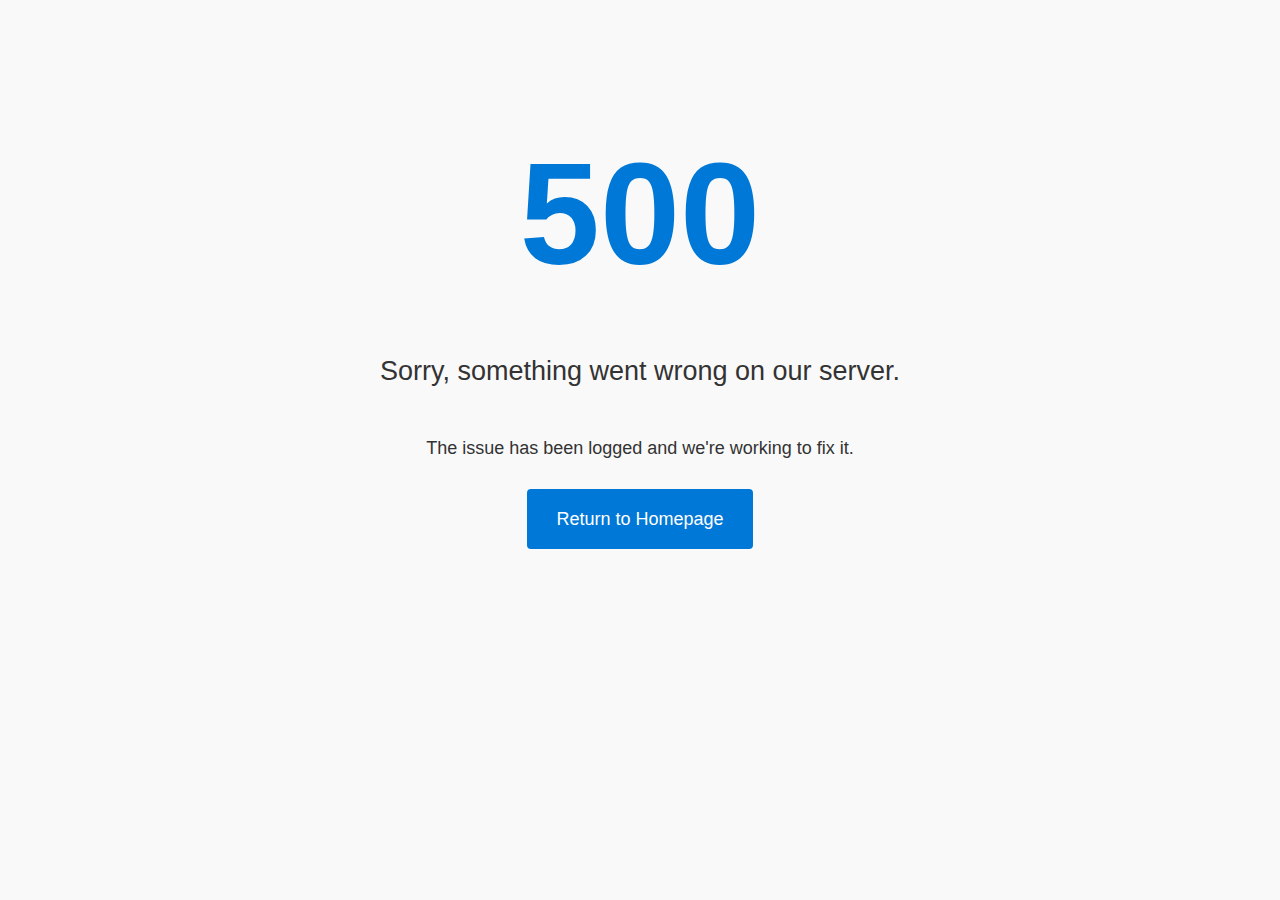
<file: site/50x.html>
<!DOCTYPE html>
<html lang="en">
<head>
    <meta charset="UTF-8">
    <meta name="viewport" content="width=device-width, initial-scale=1.0">
    <meta http-equiv="X-UA-Compatible" content="ie=edge">
    <title>Server Error | Justin Yanke</title>
    <link rel="stylesheet" href="css/styles.css">
    <style>
        .error-container {
            text-align: center;
            padding: 100px 20px;
            max-width: 600px;
            margin: 0 auto;
        }
        .error-code {
            font-size: 8rem;
            font-weight: 700;
            color: var(--primary);
            margin-bottom: 20px;
        }
        .error-text {
            font-size: 1.5rem;
            margin-bottom: 40px;
        }
    </style>
</head>
<body>
    <div class="error-container">
        <div class="error-code">500</div>
        <div class="error-text">Sorry, something went wrong on our server.</div>
        <p>The issue has been logged and we're working to fix it.</p>
        <a href="/" class="btn btn-primary">Return to Homepage</a>
    </div>
</body>
</html>
</file>
<file: css/styles.css>
:root {
    /* Color variables */
    --primary: #0078d7;
    --primary-dark: #005a9e;
    --accent: #50e6ff;
    --text-dark: #333333;
    --text-light: #ffffff;
    --background: #f9f9f9;
    --section-bg: #ffffff;
    --border: #e0e0e0;
    --success: #107C10;
    --error: #d13438;
    
    /* Spacing variables */
    --space-xs: 0.5rem;
    --space-sm: 1rem;
    --space-md: 1.5rem;
    --space-lg: 2rem;
    --space-xl: 3rem;
    --space-xxl: 5rem;
    
    /* Container width */
    --container-width: 1200px;
}

/* Reset & Base Styles */
* {
    margin: 0;
    padding: 0;
    box-sizing: border-box;
}

html {
    scroll-behavior: smooth;
    font-size: 16px;
}

body {
    font-family: 'Inter', -apple-system, BlinkMacSystemFont, 'Segoe UI', Roboto, Oxygen, Ubuntu, Cantarell, sans-serif;
    line-height: 1.6;
    color: var(--text-dark);
    background-color: var(--background);
}

body.menu-open {
    overflow: hidden;
}

h1, h2, h3, h4, h5, h6 {
    line-height: 1.3;
    margin-bottom: var(--space-md);
    font-weight: 700;
}

h1 {
    font-size: clamp(2.5rem, 5vw, 3.5rem);
}

h2 {
    font-size: clamp(1.8rem, 4vw, 2.5rem);
}

h3 {
    font-size: clamp(1.5rem, 3vw, 1.8rem);
}

h4 {
    font-size: clamp(1.2rem, 2vw, 1.5rem);
}

p {
    margin-bottom: var(--space-md);
}

a {
    color: var(--primary);
    text-decoration: none;
    transition: color 0.3s ease;
}

a:hover {
    color: var(--primary-dark);
}

ul {
    list-style-position: inside;
    margin-bottom: var(--space-md);
}

img {
    max-width: 100%;
    height: auto;
}

/* Accessibility */
.skip-link {
    position: absolute;
    top: -40px;
    left: 0;
    background: var(--primary);
    color: var(--text-light);
    padding: 8px;
    z-index: 1001;
    transition: top 0.3s ease;
}

.skip-link:focus {
    top: 0;
}

/* Hide honeypot field */
.honeypot {
    display: none;
}

/* Layout */
.container {
    width: 90%;
    max-width: var(--container-width);
    margin: 0 auto;
    padding: 0 var(--space-md);
}

section {
    padding: 3rem 0;
}

@media (min-width: 768px) {
    section {
        padding: 5rem 0;
    }
    
    html {
        font-size: 18px;
    }
}

/* Header & Navigation */
.header {
    position: fixed;
    top: 0;
    left: 0;
    width: 100%;
    background-color: var(--section-bg);
    box-shadow: 0 2px 10px rgba(0, 0, 0, 0.1);
    z-index: 1000;
    padding: var(--space-sm) 0;
}

.header .container {
    display: flex;
    justify-content: space-between;
    align-items: center;
}

.logo {
    font-size: 1.5rem;
    font-weight: 700;
    color: var(--text-dark);
}

.logo span {
    color: var(--primary);
}

.nav-menu {
    display: flex;
    list-style: none;
    margin-bottom: 0;
}

.nav-menu li {
    margin-left: var(--space-md);
}

.nav-menu a {
    color: var(--text-dark);
    font-weight: 500;
    position: relative;
}

.nav-menu a:hover,
.nav-menu a.active {
    color: var(--primary);
}

.nav-menu a.active::after {
    content: '';
    position: absolute;
    bottom: -5px;
    left: 0;
    width: 100%;
    height: 2px;
    background-color: var(--primary);
}

.nav-toggle {
    display: none;
    background: none;
    border: none;
    cursor: pointer;
}

.hamburger {
    display: block;
    width: 24px;
    height: 2px;
    background-color: var(--text-dark);
    position: relative;
    transition: background-color 0.3s ease;
}

.hamburger::before,
.hamburger::after {
    content: '';
    position: absolute;
    width: 24px;
    height: 2px;
    background-color: var(--text-dark);
    transition: transform 0.3s ease;
}

.hamburger::before {
    top: -8px;
}

.hamburger::after {
    bottom: -8px;
}

.nav-toggle.active .hamburger {
    background-color: transparent;
}

.nav-toggle.active .hamburger::before {
    transform: rotate(45deg);
    top: 0;
}

.nav-toggle.active .hamburger::after {
    transform: rotate(-45deg);
    bottom: 0;
}

@media (max-width: 768px) {
    .nav-toggle {
        display: block;
    }
    
    .nav-menu {
        position: fixed;
        top: 60px;
        right: -100%;
        width: 100%;
        height: calc(100vh - 60px);
        flex-direction: column;
        background-color: var(--section-bg);
        padding: var(--space-lg) 0;
        transition: right 0.3s ease;
        z-index: 999;
    }
    
    .nav-menu.active {
        right: 0;
    }
    
    .nav-menu li {
        margin: var(--space-sm) 0;
        text-align: center;
    }
    
    .nav-menu a.active::after {
        display: none;
    }
}

/* Buttons */
.btn {
    display: inline-block;
    padding: 0.75rem 1.5rem;
    border-radius: 4px;
    font-weight: 500;
    cursor: pointer;
    transition: all 0.3s ease;
    text-align: center;
}

.btn-primary {
    background-color: var(--primary);
    color: var(--text-light);
    border: 2px solid var(--primary);
}

.btn-primary:hover {
    background-color: var(--primary-dark);
    border-color: var(--primary-dark);
    color: var(--text-light);
}

.btn-outline {
    background-color: transparent;
    color: var(--primary);
    border: 2px solid var(--primary);
}

.btn-outline:hover {
    background-color: var(--primary);
    color: var(--text-light);
}

/* Hero Section */
.hero {
    background-color: var(--section-bg);
    padding: 8rem 0 5rem;
    text-align: center;
}

.hero h2 {
    color: var(--primary);
    margin-bottom: var(--space-lg);
}

.hero p {
    max-width: 800px;
    margin: 0 auto var(--space-xl);
}

.hero-cta {
    display: flex;
    gap: var(--space-sm);
    justify-content: center;
    flex-wrap: wrap;
}

/* Expertise Section */
.expertise {
    background-color: var(--background);
    text-align: center;
}

.expertise p {
    max-width: 800px;
    margin: 0 auto var(--space-xl);
}

.expertise-cards {
    display: grid;
    grid-template-columns: repeat(auto-fit, minmax(300px, 1fr));
    gap: var(--space-lg);
    margin-bottom: var(--space-xl);
}

.card {
    background-color: var(--section-bg);
    border-radius: 8px;
    padding: var(--space-lg);
    box-shadow: 0 4px 6px rgba(0, 0, 0, 0.1);
    transition: transform 0.3s ease, box-shadow 0.3s ease;
}

.card:hover {
    transform: translateY(-5px);
    box-shadow: 0 10px 20px rgba(0, 0, 0, 0.1);
}

.card-icon {
    font-size: 2.5rem;
    color: var(--primary);
    margin-bottom: var(--space-md);
}

.card h3 {
    margin-bottom: var(--space-sm);
}

/* Skills */
.skills-container {
    max-width: 900px;
    margin: 3rem auto 0;
    text-align: center;
}

.skills-container h3 {
    margin-bottom: var(--space-lg);
}

.skills-grid {
    display: grid;
    grid-template-columns: repeat(auto-fit, minmax(280px, 1fr));
    gap: var(--space-lg);
    text-align: left;
}

.skill-area {
    background-color: var(--section-bg);
    border-radius: 8px;
    padding: var(--space-lg);
    box-shadow: 0 4px 6px rgba(0, 0, 0, 0.1);
    transition: transform 0.3s ease, box-shadow 0.3s ease;
}

.skill-area:hover {
    transform: translateY(-5px);
    box-shadow: 0 10px 20px rgba(0, 0, 0, 0.1);
}

.skill-area h4 {
    color: var(--primary);
    margin-bottom: var(--space-sm);
    font-size: 1.2rem;
    padding-bottom: var(--space-xs);
    border-bottom: 2px solid var(--primary);
    display: inline-block;
}

.skill-list {
    list-style: none;
    padding: 0;
    margin: 0;
}

.skill-list li {
    margin-bottom: var(--space-xs);
    position: relative;
    padding-left: 1.5rem;
}

.skill-list li:before {
    content: "•";
    color: var(--primary);
    font-weight: bold;
    position: absolute;
    left: 0;
    top: 0;
    font-size: 1.2rem;
}

/* Remove the old skill styles */
.skill-bars,
.skill-info,
.skill-bar,
.skill-level {
    /* Keeping these selectors but removing properties to ensure old styles don't interfere */
    display: none;
}

/* Experience Timeline */
.experience {
    background-color: var(--section-bg);
    text-align: center;
}

.experience p {
    max-width: 800px;
    margin: 0 auto var(--space-xl);
}

.timeline {
    max-width: 800px;
    margin: 0 auto;
    position: relative;
}

.timeline::before {
    content: '';
    position: absolute;
    top: 0;
    bottom: 0;
    left: 50%;
    width: 2px;
    background-color: var(--border);
    transform: translateX(-50%);
}

.timeline-item {
    margin-bottom: var(--space-xl);
    position: relative;
}

.timeline-content {
    background-color: var(--background);
    border-radius: 8px;
    padding: var(--space-lg);
    box-shadow: 0 4px 6px rgba(0, 0, 0, 0.1);
    position: relative;
    width: calc(50% - 30px);
    text-align: left;
}

.timeline-item:nth-child(odd) .timeline-content {
    margin-left: auto;
}

.timeline-content::before {
    content: '';
    position: absolute;
    top: 20px;
    width: 20px;
    height: 20px;
    background-color: var(--primary);
    border-radius: 50%;
}

.timeline-item:nth-child(odd) .timeline-content::before {
    left: -40px;
}

.timeline-item:nth-child(even) .timeline-content::before {
    right: -40px;
}

.date {
    display: block;
    font-size: 0.9rem;
    color: var(--primary);
    margin-bottom: var(--space-sm);
}

@media (max-width: 768px) {
    .timeline::before {
        left: 20px;
    }
    
    .timeline-content {
        width: calc(100% - 60px);
        margin-left: 60px !important;
    }
    
    .timeline-item:nth-child(odd) .timeline-content::before,
    .timeline-item:nth-child(even) .timeline-content::before {
        left: -40px;
        right: auto;
    }
}



/* Services Section */
.services {
    background-color: var(--background);
    text-align: center;
}

.services p {
    max-width: 800px;
    margin: 0 auto var(--space-xl);
}

.services-cards {
    display: grid;
    grid-template-columns: repeat(auto-fit, minmax(280px, 1fr));
    gap: var(--space-lg);
}

.services .card ul {
    text-align: left;
    padding-left: var(--space-md);
    list-style-type: disc;
}

.services .card li {
    margin-bottom: var(--space-xs);
}

/* Contact Section */
.contact {
    background-color: var(--section-bg);
    text-align: center;
}

.contact p {
    max-width: 800px;
    margin: 0 auto var(--space-xl);
}

.contact-container {
    display: grid;
    grid-template-columns: 1fr;
    gap: var(--space-xl);
    max-width: 1000px;
    margin: 0 auto;
}

@media (min-width: 768px) {
    .contact-container {
        grid-template-columns: 1fr 2fr;
    }
}

.contact-info {
    text-align: left;
}

.contact-item {
    display: flex;
    align-items: center;
    margin-bottom: var(--space-md);
}

.contact-item i {
    font-size: 1.5rem;
    color: var(--primary);
    margin-right: var(--space-md);
    width: 24px;
    text-align: center;
}

.contact-form {
    text-align: left;
}

.form-group {
    margin-bottom: var(--space-md);
}

.form-group label {
    display: block;
    margin-bottom: var(--space-xs);
    font-weight: 500;
}

.form-group input,
.form-group textarea {
    width: 100%;
    padding: 0.75rem;
    border: 1px solid var(--border);
    border-radius: 4px;
    font-family: inherit;
    transition: border-color 0.3s ease;
}

.form-group input:focus,
.form-group textarea:focus {
    outline: none;
    border-color: var(--primary);
}

.form-group input.error,
.form-group textarea.error {
    border-color: var(--error);
}

/* Form Message */
.form-message {
    margin-top: var(--space-md);
    padding: var(--space-md);
    border-radius: 4px;
    font-weight: 500;
}

.form-message.success {
    background-color: rgba(16, 124, 16, 0.1);
    color: var(--success);
    border: 1px solid var(--success);
}

.form-message.error {
    background-color: rgba(209, 52, 56, 0.1);
    color: var(--error);
    border: 1px solid var(--error);
}

/* Footer */
.footer {
    background-color: var(--primary-dark);
    color: var(--text-light);
    padding: var(--space-lg) 0;
    text-align: center;
}

.footer-content {
    display: flex;
    flex-direction: column;
    align-items: center;
    gap: var(--space-md);
}

.social-links {
    display: flex;
    gap: var(--space-md);
}

.social-links a {
    color: var(--text-light);
    font-size: 1.5rem;
    transition: color 0.3s ease;
}

.social-links a:hover {
    color: var(--accent);
}

.copyright {
    margin-bottom: 0;
}
</file>
<file: site/css/styles.css>
:root {
    /* Color variables */
    --primary: #0078d7;
    --primary-dark: #005a9e;
    --accent: #50e6ff;
    --text-dark: #333333;
    --text-light: #ffffff;
    --background: #f9f9f9;
    --section-bg: #ffffff;
    --border: #e0e0e0;
    --success: #107C10;
    --error: #d13438;
    
    /* Spacing variables */
    --space-xs: 0.5rem;
    --space-sm: 1rem;
    --space-md: 1.5rem;
    --space-lg: 2rem;
    --space-xl: 3rem;
    --space-xxl: 5rem;
    
    /* Container width */
    --container-width: 1200px;
}

/* Reset & Base Styles */
* {
    margin: 0;
    padding: 0;
    box-sizing: border-box;
}

html {
    scroll-behavior: smooth;
    font-size: 16px;
}

body {
    font-family: 'Inter', -apple-system, BlinkMacSystemFont, 'Segoe UI', Roboto, Oxygen, Ubuntu, Cantarell, sans-serif;
    line-height: 1.6;
    color: var(--text-dark);
    background-color: var(--background);
}

body.menu-open {
    overflow: hidden;
}

h1, h2, h3, h4, h5, h6 {
    line-height: 1.3;
    margin-bottom: var(--space-md);
    font-weight: 700;
}

h1 {
    font-size: clamp(2.5rem, 5vw, 3.5rem);
}

h2 {
    font-size: clamp(1.8rem, 4vw, 2.5rem);
}

h3 {
    font-size: clamp(1.5rem, 3vw, 1.8rem);
}

h4 {
    font-size: clamp(1.2rem, 2vw, 1.5rem);
}

p {
    margin-bottom: var(--space-md);
}

a {
    color: var(--primary);
    text-decoration: none;
    transition: color 0.3s ease;
}

a:hover {
    color: var(--primary-dark);
}

ul {
    list-style-position: inside;
    margin-bottom: var(--space-md);
}

img {
    max-width: 100%;
    height: auto;
}

/* Accessibility */
.skip-link {
    position: absolute;
    top: -40px;
    left: 0;
    background: var(--primary);
    color: var(--text-light);
    padding: 8px;
    z-index: 1001;
    transition: top 0.3s ease;
}

.skip-link:focus {
    top: 0;
}

/* Hide honeypot field */
.honeypot {
    display: none;
}

/* Layout */
.container {
    width: 90%;
    max-width: var(--container-width);
    margin: 0 auto;
    padding: 0 var(--space-md);
}

section {
    padding: 3rem 0;
}

@media (min-width: 768px) {
    section {
        padding: 5rem 0;
    }
    
    html {
        font-size: 18px;
    }
}

/* Header & Navigation */
.header {
    position: fixed;
    top: 0;
    left: 0;
    width: 100%;
    background-color: var(--section-bg);
    box-shadow: 0 2px 10px rgba(0, 0, 0, 0.1);
    z-index: 1000;
    padding: var(--space-sm) 0;
}

.header .container {
    display: flex;
    justify-content: space-between;
    align-items: center;
}

.logo {
    font-size: 1.5rem;
    font-weight: 700;
    color: var(--text-dark);
}

.logo span {
    color: var(--primary);
}

.nav-menu {
    display: flex;
    list-style: none;
    margin-bottom: 0;
}

.nav-menu li {
    margin-left: var(--space-md);
}

.nav-menu a {
    color: var(--text-dark);
    font-weight: 500;
    position: relative;
}

.nav-menu a:hover,
.nav-menu a.active {
    color: var(--primary);
}

.nav-menu a.active::after {
    content: '';
    position: absolute;
    bottom: -5px;
    left: 0;
    width: 100%;
    height: 2px;
    background-color: var(--primary);
}

.nav-toggle {
    display: none;
    background: none;
    border: none;
    cursor: pointer;
}

.hamburger {
    display: block;
    width: 24px;
    height: 2px;
    background-color: var(--text-dark);
    position: relative;
    transition: background-color 0.3s ease;
}

.hamburger::before,
.hamburger::after {
    content: '';
    position: absolute;
    width: 24px;
    height: 2px;
    background-color: var(--text-dark);
    transition: transform 0.3s ease;
}

.hamburger::before {
    top: -8px;
}

.hamburger::after {
    bottom: -8px;
}

.nav-toggle.active .hamburger {
    background-color: transparent;
}

.nav-toggle.active .hamburger::before {
    transform: rotate(45deg);
    top: 0;
}

.nav-toggle.active .hamburger::after {
    transform: rotate(-45deg);
    bottom: 0;
}

@media (max-width: 768px) {
    .nav-toggle {
        display: block;
    }
    
    .nav-menu {
        position: fixed;
        top: 60px;
        right: -100%;
        width: 100%;
        height: calc(100vh - 60px);
        flex-direction: column;
        background-color: var(--section-bg);
        padding: var(--space-lg) 0;
        transition: right 0.3s ease;
        z-index: 999;
    }
    
    .nav-menu.active {
        right: 0;
    }
    
    .nav-menu li {
        margin: var(--space-sm) 0;
        text-align: center;
    }
    
    .nav-menu a.active::after {
        display: none;
    }
}

/* Buttons */
.btn {
    display: inline-block;
    padding: 0.75rem 1.5rem;
    border-radius: 4px;
    font-weight: 500;
    cursor: pointer;
    transition: all 0.3s ease;
    text-align: center;
}

.btn-primary {
    background-color: var(--primary);
    color: var(--text-light);
    border: 2px solid var(--primary);
}

.btn-primary:hover {
    background-color: var(--primary-dark);
    border-color: var(--primary-dark);
    color: var(--text-light);
}

.btn-outline {
    background-color: transparent;
    color: var(--primary);
    border: 2px solid var(--primary);
}

.btn-outline:hover {
    background-color: var(--primary);
    color: var(--text-light);
}

/* Hero Section */
.hero {
    background-color: var(--section-bg);
    padding: 8rem 0 5rem;
    text-align: center;
}

.hero h2 {
    color: var(--primary);
    margin-bottom: var(--space-lg);
}

.hero p {
    max-width: 800px;
    margin: 0 auto var(--space-xl);
}

.hero-cta {
    display: flex;
    gap: var(--space-sm);
    justify-content: center;
    flex-wrap: wrap;
}

/* Expertise Section */
.expertise {
    background-color: var(--background);
    text-align: center;
}

.expertise p {
    max-width: 800px;
    margin: 0 auto var(--space-xl);
}

.expertise-cards {
    display: grid;
    grid-template-columns: repeat(auto-fit, minmax(300px, 1fr));
    gap: var(--space-lg);
    margin-bottom: var(--space-xl);
}

.card {
    background-color: var(--section-bg);
    border-radius: 8px;
    padding: var(--space-lg);
    box-shadow: 0 4px 6px rgba(0, 0, 0, 0.1);
    transition: transform 0.3s ease, box-shadow 0.3s ease;
}

.card:hover {
    transform: translateY(-5px);
    box-shadow: 0 10px 20px rgba(0, 0, 0, 0.1);
}

.card-icon {
    font-size: 2.5rem;
    color: var(--primary);
    margin-bottom: var(--space-md);
}

.card h3 {
    margin-bottom: var(--space-sm);
}

/* Skills */
.skills-container {
    max-width: 900px;
    margin: 3rem auto 0;
    text-align: center;
}

.skills-container h3 {
    margin-bottom: var(--space-lg);
}

.skills-grid {
    display: grid;
    grid-template-columns: repeat(auto-fit, minmax(280px, 1fr));
    gap: var(--space-lg);
    text-align: left;
}

.skill-area {
    background-color: var(--section-bg);
    border-radius: 8px;
    padding: var(--space-lg);
    box-shadow: 0 4px 6px rgba(0, 0, 0, 0.1);
    transition: transform 0.3s ease, box-shadow 0.3s ease;
}

.skill-area:hover {
    transform: translateY(-5px);
    box-shadow: 0 10px 20px rgba(0, 0, 0, 0.1);
}

.skill-area h4 {
    color: var(--primary);
    margin-bottom: var(--space-sm);
    font-size: 1.2rem;
    padding-bottom: var(--space-xs);
    border-bottom: 2px solid var(--primary);
    display: inline-block;
}

.skill-list {
    list-style: none;
    padding: 0;
    margin: 0;
}

.skill-list li {
    margin-bottom: var(--space-xs);
    position: relative;
    padding-left: 1.5rem;
}

.skill-list li:before {
    content: "•";
    color: var(--primary);
    font-weight: bold;
    position: absolute;
    left: 0;
    top: 0;
    font-size: 1.2rem;
}

/* Remove the old skill styles */
.skill-bars,
.skill-info,
.skill-bar,
.skill-level {
    /* Keeping these selectors but removing properties to ensure old styles don't interfere */
    display: none;
}

/* Experience Timeline */
.experience {
    background-color: var(--section-bg);
    text-align: center;
}

.experience p {
    max-width: 800px;
    margin: 0 auto var(--space-xl);
}

.timeline {
    max-width: 800px;
    margin: 0 auto;
    position: relative;
}

.timeline::before {
    content: '';
    position: absolute;
    top: 0;
    bottom: 0;
    left: 50%;
    width: 2px;
    background-color: var(--border);
    transform: translateX(-50%);
}

.timeline-item {
    margin-bottom: var(--space-xl);
    position: relative;
}

.timeline-content {
    background-color: var(--background);
    border-radius: 8px;
    padding: var(--space-lg);
    box-shadow: 0 4px 6px rgba(0, 0, 0, 0.1);
    position: relative;
    width: calc(50% - 30px);
    text-align: left;
}

.timeline-item:nth-child(odd) .timeline-content {
    margin-left: auto;
}

.timeline-content::before {
    content: '';
    position: absolute;
    top: 20px;
    width: 20px;
    height: 20px;
    background-color: var(--primary);
    border-radius: 50%;
}

.timeline-item:nth-child(odd) .timeline-content::before {
    left: -40px;
}

.timeline-item:nth-child(even) .timeline-content::before {
    right: -40px;
}

.date {
    display: block;
    font-size: 0.9rem;
    color: var(--primary);
    margin-bottom: var(--space-sm);
}

@media (max-width: 768px) {
    .timeline::before {
        left: 20px;
    }
    
    .timeline-content {
        width: calc(100% - 60px);
        margin-left: 60px !important;
    }
    
    .timeline-item:nth-child(odd) .timeline-content::before,
    .timeline-item:nth-child(even) .timeline-content::before {
        left: -40px;
        right: auto;
    }
}



/* Services Section */
.services {
    background-color: var(--background);
    text-align: center;
}

.services p {
    max-width: 800px;
    margin: 0 auto var(--space-xl);
}

.services-cards {
    display: grid;
    grid-template-columns: repeat(auto-fit, minmax(280px, 1fr));
    gap: var(--space-lg);
}

.services .card ul {
    text-align: left;
    padding-left: var(--space-md);
    list-style-type: disc;
}

.services .card li {
    margin-bottom: var(--space-xs);
}

/* Contact Section */
.contact {
    background-color: var(--section-bg);
    text-align: center;
}

.contact p {
    max-width: 800px;
    margin: 0 auto var(--space-xl);
}

.contact-container {
    display: grid;
    grid-template-columns: 1fr;
    gap: var(--space-xl);
    max-width: 1000px;
    margin: 0 auto;
}

@media (min-width: 768px) {
    .contact-container {
        grid-template-columns: 1fr 2fr;
    }
}

.contact-info {
    text-align: left;
}

.contact-item {
    display: flex;
    align-items: center;
    margin-bottom: var(--space-md);
}

.contact-item i {
    font-size: 1.5rem;
    color: var(--primary);
    margin-right: var(--space-md);
    width: 24px;
    text-align: center;
}

.contact-form {
    text-align: left;
}

.form-group {
    margin-bottom: var(--space-md);
}

.form-group label {
    display: block;
    margin-bottom: var(--space-xs);
    font-weight: 500;
}

.form-group input,
.form-group textarea {
    width: 100%;
    padding: 0.75rem;
    border: 1px solid var(--border);
    border-radius: 4px;
    font-family: inherit;
    transition: border-color 0.3s ease;
}

.form-group input:focus,
.form-group textarea:focus {
    outline: none;
    border-color: var(--primary);
}

.form-group input.error,
.form-group textarea.error {
    border-color: var(--error);
}

/* Form Message */
.form-message {
    margin-top: var(--space-md);
    padding: var(--space-md);
    border-radius: 4px;
    font-weight: 500;
}

.form-message.success {
    background-color: rgba(16, 124, 16, 0.1);
    color: var(--success);
    border: 1px solid var(--success);
}

.form-message.error {
    background-color: rgba(209, 52, 56, 0.1);
    color: var(--error);
    border: 1px solid var(--error);
}

/* Footer */
.footer {
    background-color: var(--primary-dark);
    color: var(--text-light);
    padding: var(--space-lg) 0;
    text-align: center;
}

.footer-content {
    display: flex;
    flex-direction: column;
    align-items: center;
    gap: var(--space-md);
}

.social-links {
    display: flex;
    gap: var(--space-md);
}

.social-links a {
    color: var(--text-light);
    font-size: 1.5rem;
    transition: color 0.3s ease;
}

.social-links a:hover {
    color: var(--accent);
}

.copyright {
    margin-bottom: 0;
}
</file>
